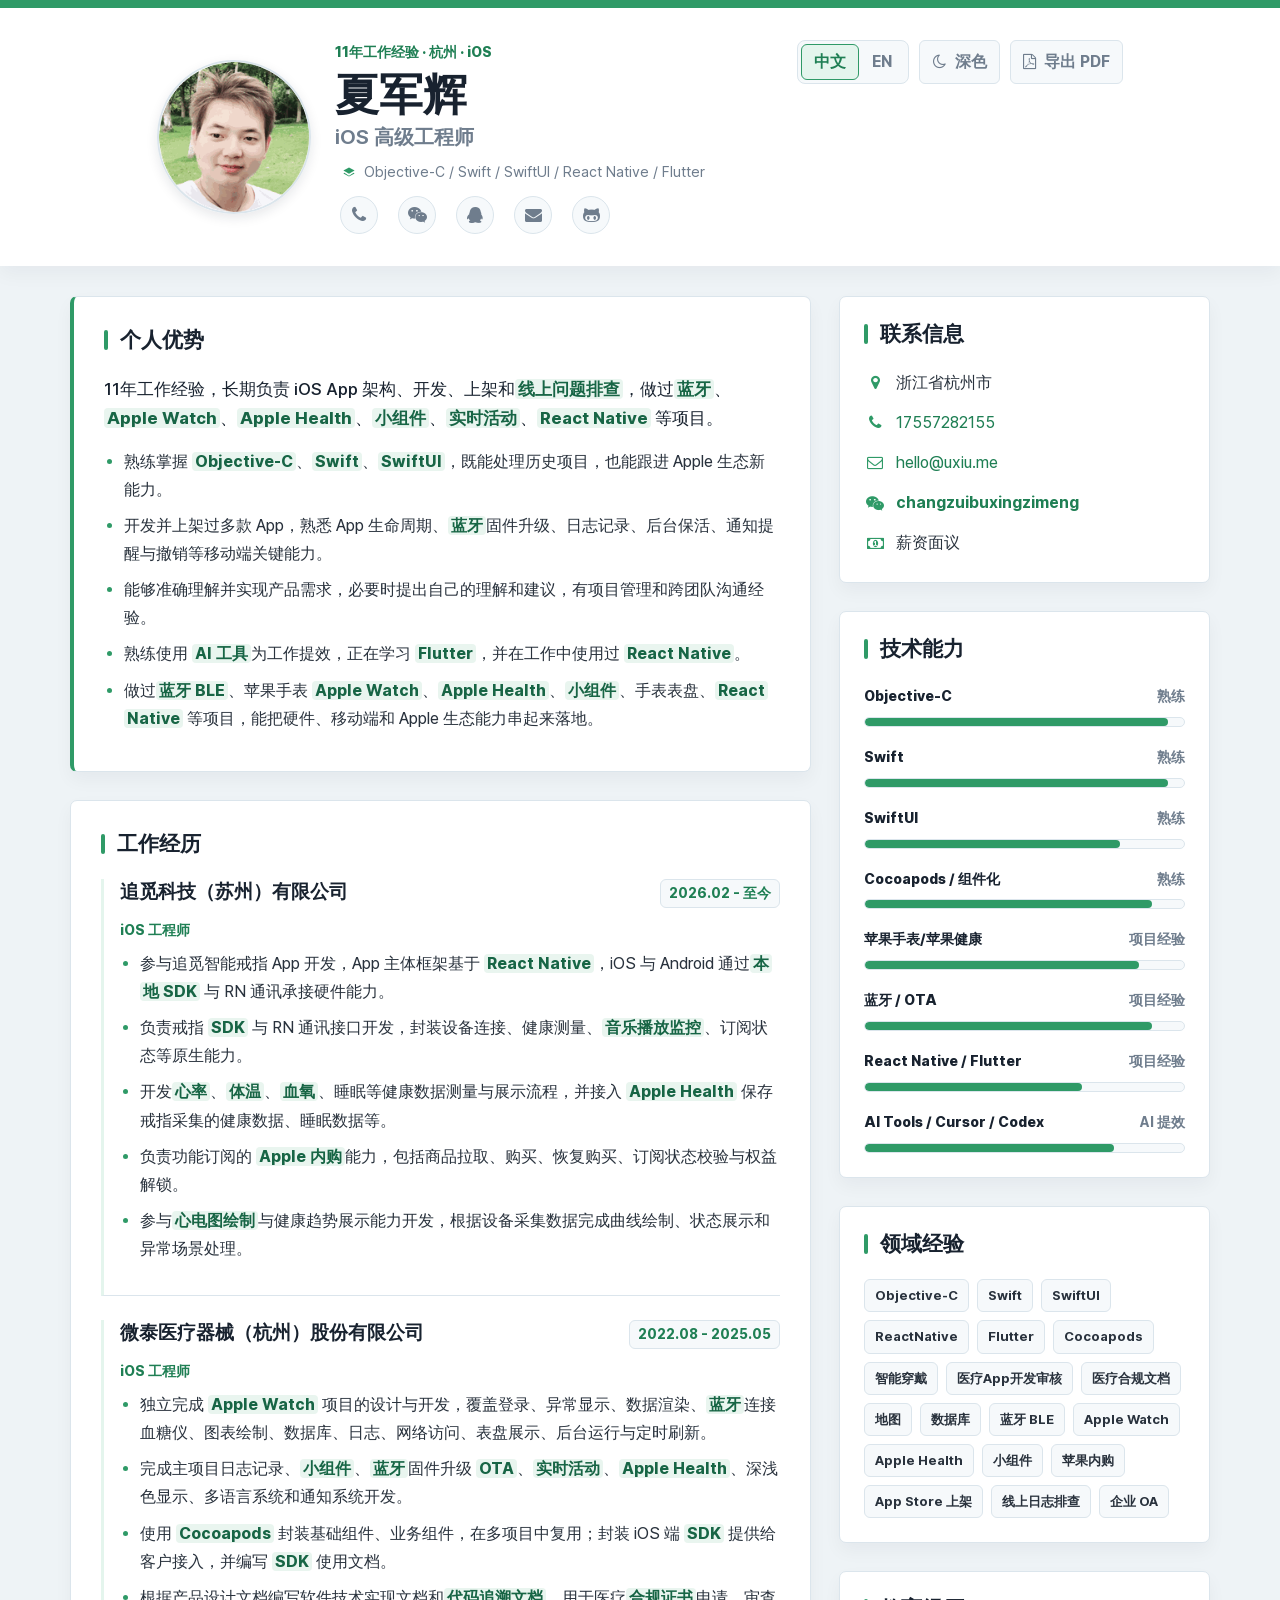
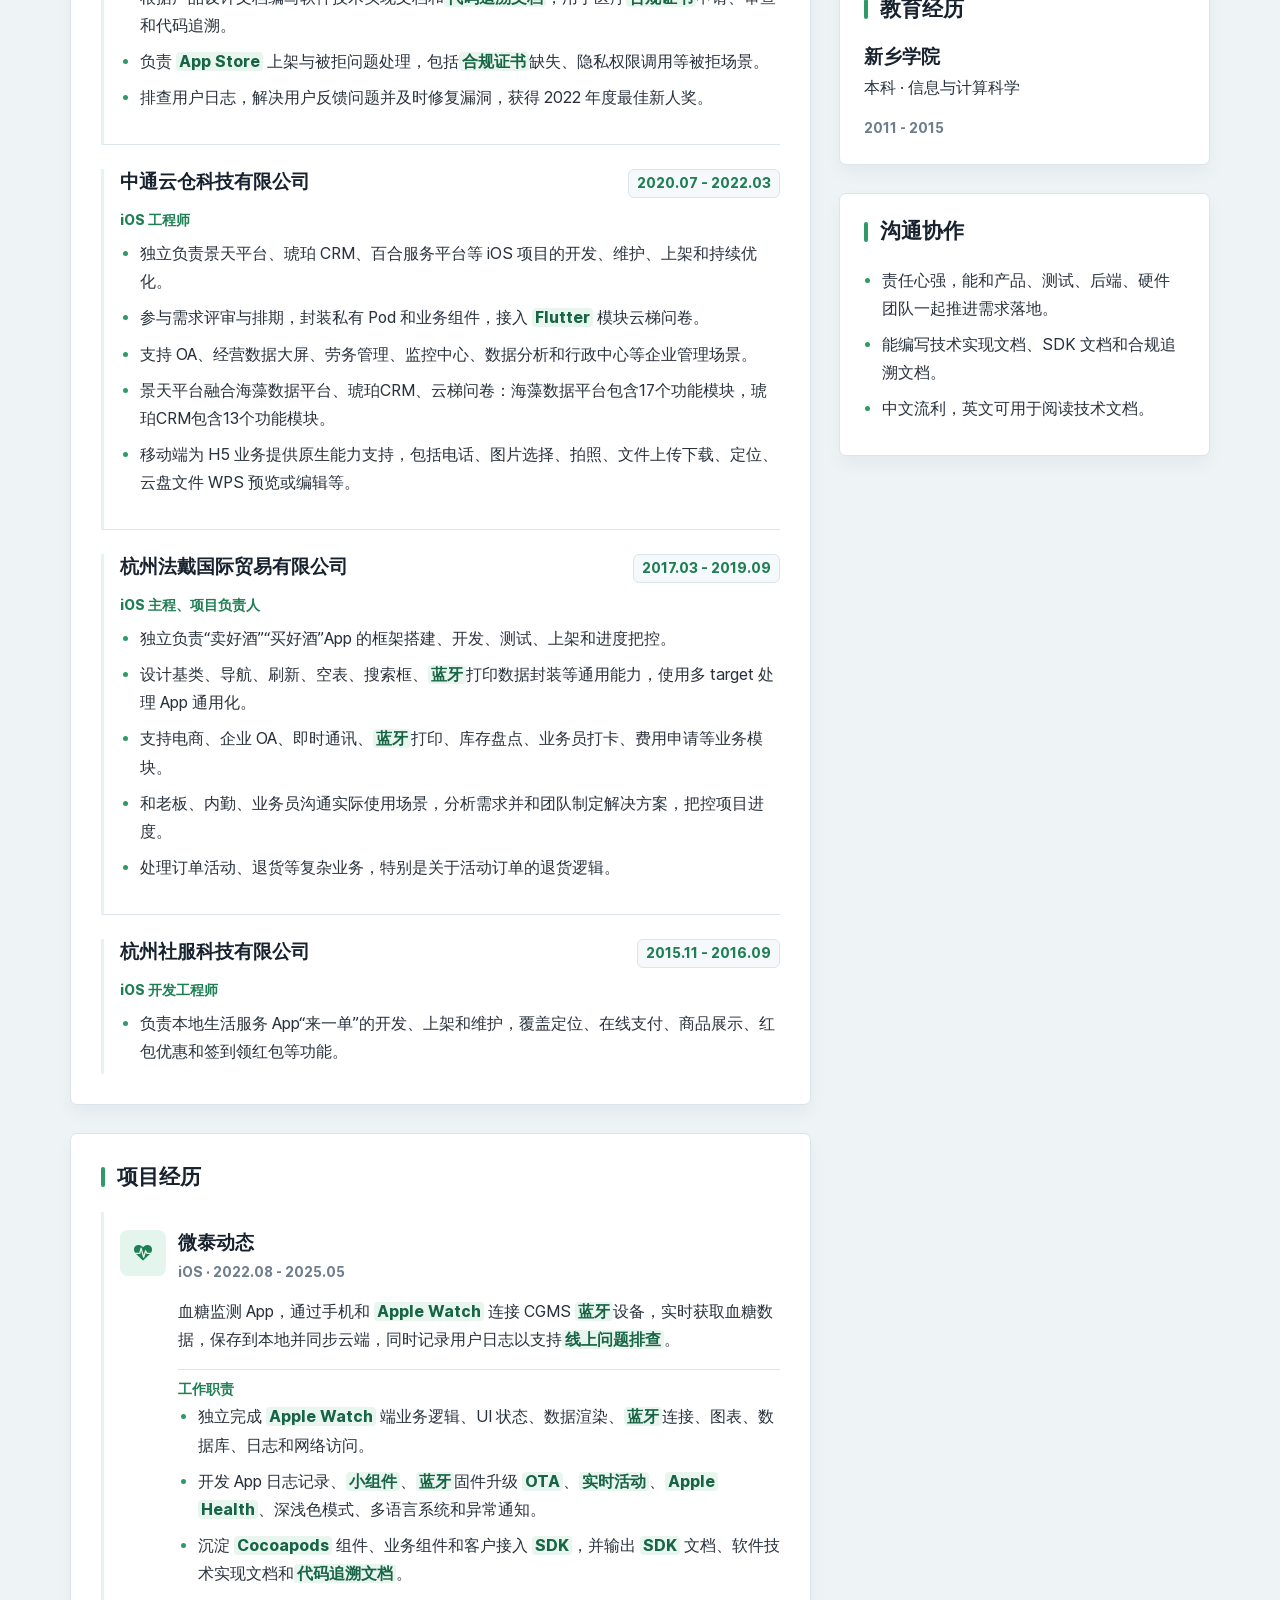
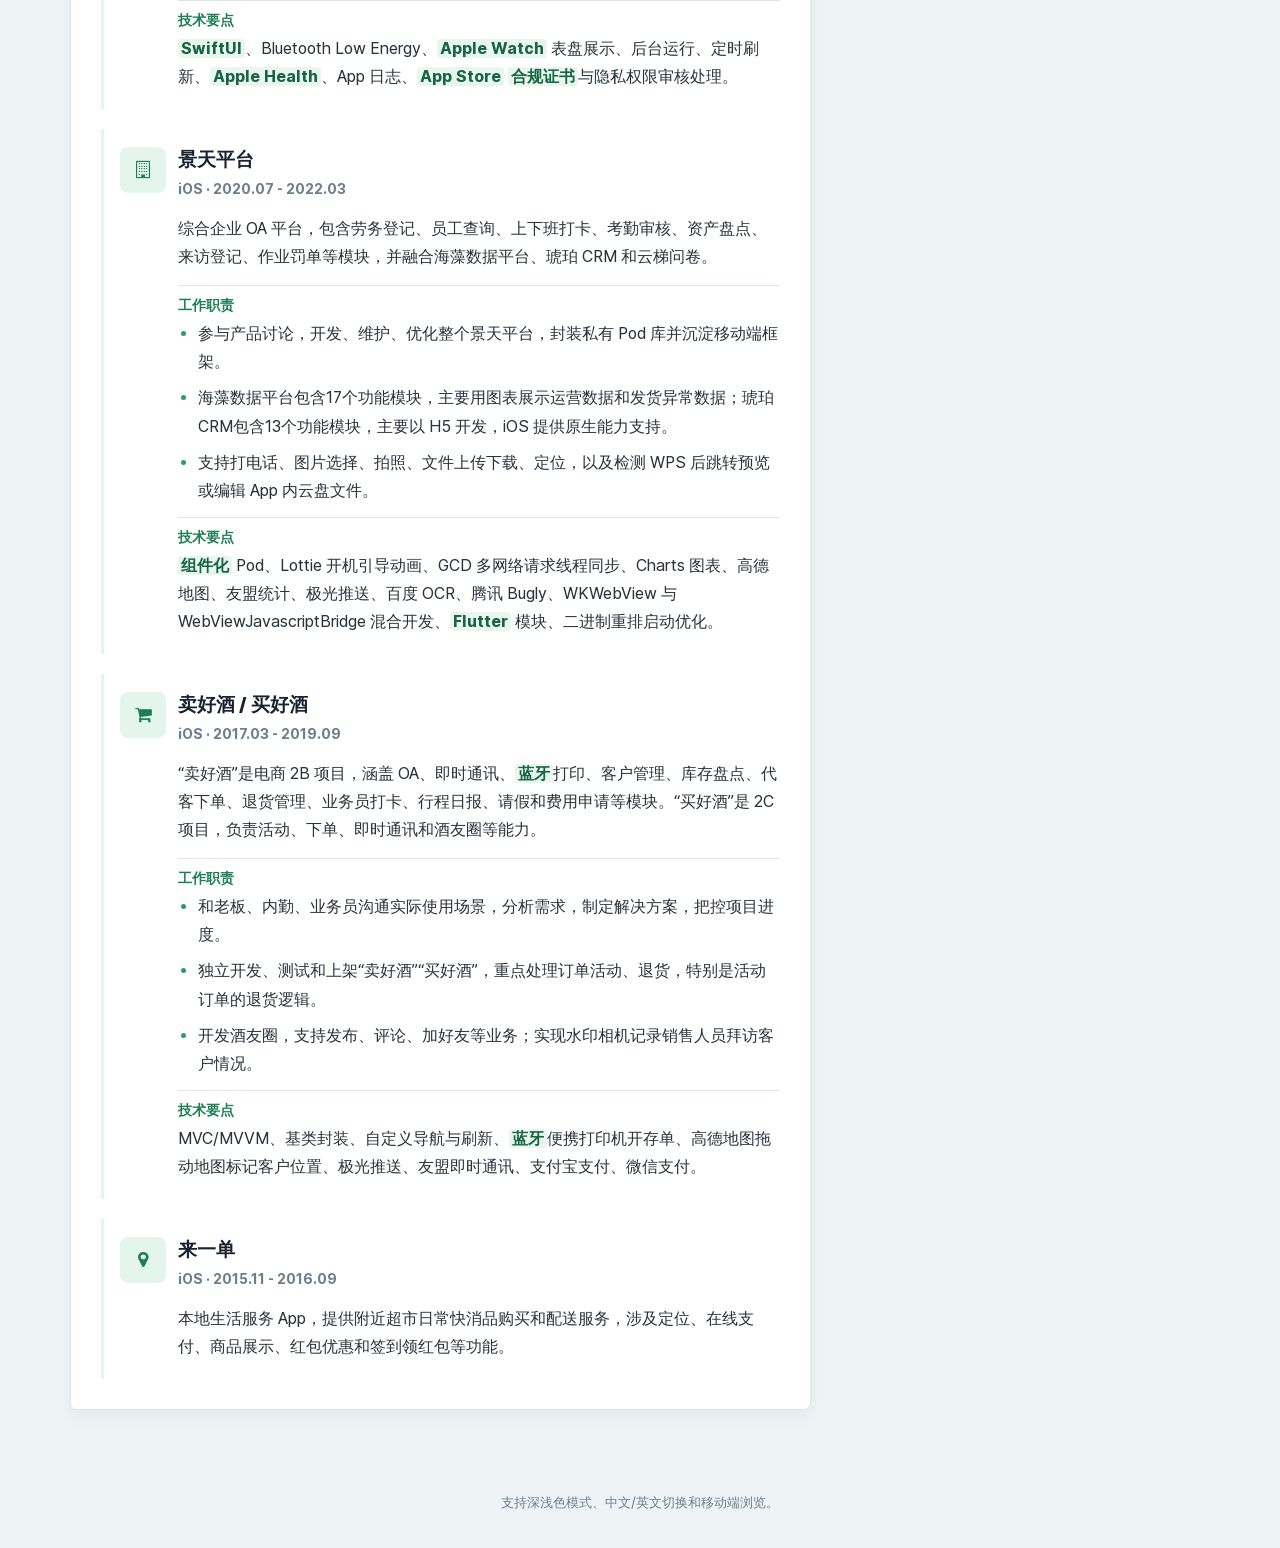
<file: index.html>
<!DOCTYPE html>
<html lang="zh-CN" data-theme="light">
<head>
    <meta charset="utf-8">
    <meta http-equiv="X-UA-Compatible" content="IE=edge">
    <meta name="viewport" content="width=device-width, initial-scale=1.0">
    <meta name="color-scheme" content="light dark">
    <meta name="theme-color" content="#eef3f6" data-theme-color>
    <meta name="description" content="夏军辉的 iOS 工程师简历">
    <meta name="author" content="夏军辉">
    <title>夏军辉 | iOS 工程师简历</title>
    <link rel="shortcut icon" href="uxiume.ico">
    <link rel="stylesheet" href="assets/plugins/bootstrap/css/bootstrap.min.css">
    <link rel="stylesheet" href="assets/plugins/font-awesome/css/font-awesome.css">
    <link id="theme-style" rel="stylesheet" href="assets/css/styles.css?v=20260619-contact-skills-cleanup">
</head>

<body>
    <header class="header">
        <div class="container header-inner">
            <div class="profile">
                <img class="profile-image" src="assets/images/profile.png" alt="夏军辉头像">
                <div class="profile-content">
                    <p class="eyebrow" data-i18n="hero.eyebrow">11年工作经验 · 杭州 · iOS</p>
                    <h1 class="name" data-i18n="hero.name">夏军辉</h1>
                    <h2 class="desc" data-i18n="hero.title">iOS 高级工程师</h2>
                    <ul class="quick-facts list-inline">
                        <li><span class="stack-icon" aria-hidden="true"><svg xmlns="http://www.w3.org/2000/svg" viewBox="0 0 20 20" width="14" height="14" fill="currentColor"><path d="M10 3.5L2 8l8 4.5L18 8 10 3.5z"/><path d="M2 12l8 4.5L18 12l-1.4-.8L10 15.3 3.4 11.2 2 12z"/></svg></span><span data-i18n="hero.stack">Objective-C / Swift / SwiftUI / React Native / Flutter</span></li>
                    </ul>
                    <ul class="social list-inline">
                        <li>
                            <a href="tel:17557282155" aria-label="Phone">
                                <i class="fa fa-phone"></i>
                            </a>
                        </li>
                        <li class="social-qr-item" data-qr-type="wechat" data-account="changzuibuxingzimeng">
                            <button class="social-qr-btn" type="button" aria-label="微信">
                                <i class="fa fa-weixin" aria-hidden="true"></i>
                            </button>
                            <div class="qr-popup">
                                <button class="qr-close-btn" type="button" data-qr-close aria-label="关闭微信二维码弹窗">
                                    <i class="fa fa-times" aria-hidden="true"></i>
                                </button>
                                <div class="qr-popup-title">
                                    <i class="fa fa-weixin" aria-hidden="true"></i>
                                    <span data-i18n="qr.wechat.title">微信</span>
                                </div>
                                <img class="qr-image" src="assets/images/qrcode-wechat.png?v=20260613-white" alt="微信二维码" width="204" height="204" loading="lazy" decoding="async" data-qr-image>
                                <p class="qr-desc" data-i18n="qr.desc">扫码添加好友</p>
                                <button class="qr-save-btn" type="button" data-qr-save aria-label="保存微信二维码">
                                    <i class="fa fa-download" aria-hidden="true"></i>
                                    <span data-i18n="qr.save">保存二维码</span>
                                </button>
                            </div>
                        </li>
                        <li class="social-qr-item" data-qr-type="qq" data-account="你的QQ号">
                            <button class="social-qr-btn" type="button" aria-label="QQ">
                                <i class="fa fa-qq" aria-hidden="true"></i>
                            </button>
                            <div class="qr-popup">
                                <button class="qr-close-btn" type="button" data-qr-close aria-label="关闭QQ二维码弹窗">
                                    <i class="fa fa-times" aria-hidden="true"></i>
                                </button>
                                <div class="qr-popup-title">
                                    <i class="fa fa-qq" aria-hidden="true"></i>
                                    <span data-i18n="qr.qq.title">QQ</span>
                                </div>
                                <img class="qr-image" src="assets/images/qrcode-qq.png?v=20260613-qq-1931" alt="QQ二维码" width="204" height="204" loading="lazy" decoding="async" data-qr-image>
                                <p class="qr-desc" data-i18n="qr.desc">扫码添加好友</p>
                                <button class="qr-save-btn" type="button" data-qr-save aria-label="保存QQ二维码">
                                    <i class="fa fa-download" aria-hidden="true"></i>
                                    <span data-i18n="qr.save">保存二维码</span>
                                </button>
                            </div>
                        </li>
                        <li>
                            <a href="mailto:hello@uxiu.me" aria-label="Email">
                                <i class="fa fa-envelope"></i>
                            </a>
                        </li>
                        <li>
                            <a href="https://github.com/uxiume" target="_blank" rel="noreferrer" aria-label="GitHub">
                                <i class="fa fa-github-alt"></i>
                            </a>
                        </li>
                    </ul>
                </div>
            </div>

            <div class="site-controls" aria-label="站点设置">
                <div class="segmented-control" aria-label="Language">
                    <button class="control-button is-active" type="button" data-lang="zh">中文</button>
                    <button class="control-button" type="button" data-lang="en">EN</button>
                </div>
                <button class="control-button theme-button" type="button" data-theme-toggle aria-pressed="false">
                    <i class="fa fa-moon-o theme-icon-moon" aria-hidden="true"></i>
                    <svg class="theme-icon-sun" aria-hidden="true" viewBox="0 0 24 24" focusable="false">
                        <circle cx="12" cy="12" r="4"></circle>
                        <path d="M12 2v2.5M12 19.5V22M4.93 4.93l1.77 1.77M17.3 17.3l1.77 1.77M2 12h2.5M19.5 12H22M4.93 19.07l1.77-1.77M17.3 6.7l1.77-1.77"></path>
                    </svg>
                    <span data-theme-label data-i18n="controls.dark">深色</span>
                </button>
                <button class="control-button action-button" type="button" data-resume-action>
                    <i class="fa fa-share-alt"></i>
                    <span data-action-label data-i18n="controls.shareResume">分享</span>
                </button>
            </div>
        </div>
    </header>

    <main class="container sections-wrapper">
        <div class="resume-grid">
            <div class="primary">
                <section class="section about">
                    <div class="section-inner">
                        <h2 class="heading" data-i18n="about.heading">个人优势</h2>
                        <div class="content" data-highlight-scope>
                            <p data-i18n="about.lead">11年工作经验，长期负责 iOS App 架构、开发、上架和线上问题排查，做过蓝牙、Apple Watch、Apple Health、小组件、实时活动、React Native 等项目。</p>
                            <ul class="feature-list">
                                <li data-i18n="about.item1">熟练掌握 Objective-C、Swift、SwiftUI，既能处理历史项目，也能跟进 Apple 生态新能力。</li>
                                <li data-i18n="about.item2">开发并上架过多款 App，熟悉 App 生命周期、蓝牙固件升级、日志记录、后台保活、通知提醒与撤销等移动端关键能力。</li>
                                <li data-i18n="about.item3">能够准确理解并实现产品需求，必要时提出自己的理解和建议，有项目管理和跨团队沟通经验。</li>
                                <li data-i18n="about.item4">熟练使用 AI 工具为工作提效，正在学习 Flutter，并在工作中使用过 React Native。</li>
                                <li data-i18n="about.item5">做过蓝牙 BLE、苹果手表 Apple Watch、Apple Health、小组件、手表表盘、React Native 等项目，能把硬件、移动端和 Apple 生态能力串起来落地。</li>
                            </ul>
                        </div>
                    </div>
                </section>

                <section class="section experience">
                    <div class="section-inner">
                        <h2 class="heading" data-i18n="experience.heading">工作经历</h2>
                        <div class="timeline" data-highlight-scope>
                            <article class="timeline-item">
                                <div class="timeline-head">
                                    <h3 data-i18n="work.dreame.company">追觅科技（苏州）有限公司</h3>
                                    <div class="timeline-meta">
                                        <span data-i18n="work.dreame.time">2026.02 - 至今</span>
                                    </div>
                                </div>
                                <div class="timeline-body">
                                    <p class="role" data-i18n="work.dreame.role">iOS 工程师</p>
                                    <ul>
                                        <li data-i18n="work.dreame.item1">参与追觅智能戒指 App 开发，App 主体框架基于 React Native，iOS 与 Android 通过本地 SDK 与 RN 通讯承接硬件能力。</li>
                                        <li data-i18n="work.dreame.item2">负责戒指 SDK 与 RN 通讯接口开发，封装设备连接、健康测量、音乐播放监控、订阅状态等原生能力。</li>
                                        <li data-i18n="work.dreame.item3">开发心率、体温、血氧、睡眠等健康数据测量与展示流程，并接入 Apple Health 保存戒指采集的健康数据、睡眠数据等。</li>
                                        <li data-i18n="work.dreame.item4">负责功能订阅的 Apple 内购能力，包括商品拉取、购买、恢复购买、订阅状态校验与权益解锁。</li>
                                        <li data-i18n="work.dreame.item5">参与心电图绘制与健康趋势展示能力开发，根据设备采集数据完成曲线绘制、状态展示和异常场景处理。</li>
                                    </ul>
                                </div>
                            </article>

                            <article class="timeline-item">
                                <div class="timeline-head">
                                    <h3 data-i18n="work.microtech.company">微泰医疗器械（杭州）股份有限公司</h3>
                                    <div class="timeline-meta">
                                        <span data-i18n="work.microtech.time">2022.08 - 2025.05</span>
                                    </div>
                                </div>
                                <div class="timeline-body">
                                    <p class="role" data-i18n="work.microtech.role">iOS 工程师</p>
                                    <ul>
                                        <li data-i18n="work.microtech.item1">独立完成 Apple Watch 项目的设计与开发，覆盖登录、异常显示、数据渲染、蓝牙连接血糖仪、图表绘制、数据库、日志、网络访问、表盘展示、后台运行与定时刷新。</li>
                                        <li data-i18n="work.microtech.item2">完成主项目日志记录、小组件、蓝牙固件升级 OTA、实时活动、Apple Health、深浅色显示、多语言系统和通知系统开发。</li>
                                        <li data-i18n="work.microtech.item3">使用 Cocoapods 封装基础组件、业务组件，在多项目中复用；封装 iOS 端 SDK 提供给客户接入，并编写 SDK 使用文档。</li>
                                        <li data-i18n="work.microtech.item4">根据产品设计文档编写软件技术实现文档和代码追溯文档，用于医疗合规证书申请、审查和代码追溯。</li>
                                        <li data-i18n="work.microtech.item5">负责 App Store 上架与被拒问题处理，包括合规证书缺失、隐私权限调用等被拒场景。</li>
                                        <li data-i18n="work.microtech.item6">排查用户日志，解决用户反馈问题并及时修复漏洞，获得 2022 年度最佳新人奖。</li>
                                    </ul>
                                </div>
                            </article>

                            <article class="timeline-item">
                                <div class="timeline-head">
                                    <h3 data-i18n="work.zto.company">中通云仓科技有限公司</h3>
                                    <div class="timeline-meta">
                                        <span data-i18n="work.zto.time">2020.07 - 2022.03</span>
                                    </div>
                                </div>
                                <div class="timeline-body">
                                    <p class="role" data-i18n="work.zto.role">iOS 工程师</p>
                                    <ul>
                                        <li data-i18n="work.zto.item1">独立负责景天平台、琥珀 CRM、百合服务平台等 iOS 项目的开发、维护、上架和持续优化。</li>
                                        <li data-i18n="work.zto.item2">参与需求评审与排期，封装私有 Pod 和业务组件，接入 Flutter 模块云梯问卷。</li>
                                        <li data-i18n="work.zto.item3">支持 OA、经营数据大屏、劳务管理、监控中心、数据分析和行政中心等企业管理场景。</li>
                                        <li data-i18n="work.zto.item4">景天平台融合海藻数据平台、琥珀CRM、云梯问卷：海藻数据平台包含17个功能模块，琥珀CRM包含13个功能模块。</li>
                                        <li data-i18n="work.zto.item5">移动端为 H5 业务提供原生能力支持，包括电话、图片选择、拍照、文件上传下载、定位、云盘文件 WPS 预览或编辑等。</li>
                                    </ul>
                                </div>
                            </article>

                            <article class="timeline-item">
                                <div class="timeline-head">
                                    <h3 data-i18n="work.fadai.company">杭州法戴国际贸易有限公司</h3>
                                    <div class="timeline-meta">
                                        <span data-i18n="work.fadai.time">2017.03 - 2019.09</span>
                                    </div>
                                </div>
                                <div class="timeline-body">
                                    <p class="role" data-i18n="work.fadai.role">iOS 主程、项目负责人</p>
                                    <ul>
                                        <li data-i18n="work.fadai.item1">独立负责“卖好酒”“买好酒”App 的框架搭建、开发、测试、上架和进度把控。</li>
                                        <li data-i18n="work.fadai.item2">设计基类、导航、刷新、空表、搜索框、蓝牙打印数据封装等通用能力，使用多 target 处理 App 通用化。</li>
                                        <li data-i18n="work.fadai.item3">支持电商、企业 OA、即时通讯、蓝牙打印、库存盘点、业务员打卡、费用申请等业务模块。</li>
                                        <li data-i18n="work.fadai.item4">和老板、内勤、业务员沟通实际使用场景，分析需求并和团队制定解决方案，把控项目进度。</li>
                                        <li data-i18n="work.fadai.item5">处理订单活动、退货等复杂业务，特别是关于活动订单的退货逻辑。</li>
                                    </ul>
                                </div>
                            </article>

                            <article class="timeline-item">
                                <div class="timeline-head">
                                    <h3 data-i18n="work.shefu.company">杭州社服科技有限公司</h3>
                                    <div class="timeline-meta">
                                        <span data-i18n="work.shefu.time">2015.11 - 2016.09</span>
                                    </div>
                                </div>
                                <div class="timeline-body">
                                    <p class="role" data-i18n="work.shefu.role">iOS 开发工程师</p>
                                    <ul>
                                        <li data-i18n="work.shefu.item1">负责本地生活服务 App“来一单”的开发、上架和维护，覆盖定位、在线支付、商品展示、红包优惠和签到领红包等功能。</li>
                                    </ul>
                                </div>
                            </article>
                        </div>
                    </div>
                </section>

                <section class="section projects">
                    <div class="section-inner">
                        <h2 class="heading" data-i18n="projects.heading">项目经历</h2>
                        <div class="project-list" data-highlight-scope>
                            <article class="project-card">
                                <div class="project-icon"><i class="fa fa-heartbeat"></i></div>
                                <div>
                                    <h3 data-i18n="project.microtech.title">微泰动态</h3>
                                    <p class="project-meta" data-i18n="project.microtech.meta">iOS · 2022.08 - 2025.05</p>
                                    <p data-i18n="project.microtech.desc">血糖监测 App，通过手机和 Apple Watch 连接 CGMS 蓝牙设备，实时获取血糖数据，保存到本地并同步云端，同时记录用户日志以支持线上问题排查。</p>
                                    <div class="detail-block">
                                        <h4 data-i18n="project.microtech.responsibilityHeading">工作职责</h4>
                                        <ul>
                                            <li data-i18n="project.microtech.resp1">独立完成 Apple Watch 端业务逻辑、UI 状态、数据渲染、蓝牙连接、图表、数据库、日志和网络访问。</li>
                                            <li data-i18n="project.microtech.resp2">开发 App 日志记录、小组件、蓝牙固件升级 OTA、实时活动、Apple Health、深浅色模式、多语言系统和异常通知。</li>
                                            <li data-i18n="project.microtech.resp3">沉淀 Cocoapods 组件、业务组件和客户接入 SDK，并输出 SDK 文档、软件技术实现文档和代码追溯文档。</li>
                                        </ul>
                                    </div>
                                    <div class="detail-block">
                                        <h4 data-i18n="project.microtech.techHeading">技术要点</h4>
                                        <p data-i18n="project.microtech.tech">SwiftUI、Bluetooth Low Energy、Apple Watch 表盘展示、后台运行、定时刷新、Apple Health、App 日志、App Store 合规证书与隐私权限审核处理。</p>
                                    </div>
                                </div>
                            </article>

                            <article class="project-card">
                                <div class="project-icon"><i class="fa fa-building-o"></i></div>
                                <div>
                                    <h3 data-i18n="project.jingtian.title">景天平台</h3>
                                    <p class="project-meta" data-i18n="project.jingtian.meta">iOS · 2020.07 - 2022.03</p>
                                    <p data-i18n="project.jingtian.desc">综合企业 OA 平台，包含劳务登记、员工查询、上下班打卡、考勤审核、资产盘点、来访登记、作业罚单等模块，并融合海藻数据平台、琥珀 CRM 和云梯问卷。</p>
                                    <div class="detail-block">
                                        <h4 data-i18n="project.jingtian.responsibilityHeading">工作职责</h4>
                                        <ul>
                                            <li data-i18n="project.jingtian.resp1">参与产品讨论，开发、维护、优化整个景天平台，封装私有 Pod 库并沉淀移动端框架。</li>
                                            <li data-i18n="project.jingtian.resp2">海藻数据平台包含17个功能模块，主要用图表展示运营数据和发货异常数据；琥珀CRM包含13个功能模块，主要以 H5 开发，iOS 提供原生能力支持。</li>
                                            <li data-i18n="project.jingtian.resp3">支持打电话、图片选择、拍照、文件上传下载、定位，以及检测 WPS 后跳转预览或编辑 App 内云盘文件。</li>
                                        </ul>
                                    </div>
                                    <div class="detail-block">
                                        <h4 data-i18n="project.jingtian.techHeading">技术要点</h4>
                                        <p data-i18n="project.jingtian.tech">组件化 Pod、Lottie 开机引导动画、GCD 多网络请求线程同步、Charts 图表、高德地图、友盟统计、极光推送、百度 OCR、腾讯 Bugly、WKWebView 与 WebViewJavascriptBridge 混合开发、Flutter 模块、二进制重排启动优化。</p>
                                    </div>
                                </div>
                            </article>

                            <article class="project-card">
                                <div class="project-icon"><i class="fa fa-shopping-cart"></i></div>
                                <div>
                                    <h3 data-i18n="project.wine.title">卖好酒 / 买好酒</h3>
                                    <p class="project-meta" data-i18n="project.wine.meta">iOS · 2017.03 - 2019.09</p>
                                    <p data-i18n="project.wine.desc">“卖好酒”是电商 2B 项目，涵盖 OA、即时通讯、蓝牙打印、客户管理、库存盘点、代客下单、退货管理、业务员打卡、行程日报、请假和费用申请等模块。“买好酒”是 2C 项目，负责活动、下单、即时通讯和酒友圈等能力。</p>
                                    <div class="detail-block">
                                        <h4 data-i18n="project.wine.responsibilityHeading">工作职责</h4>
                                        <ul>
                                            <li data-i18n="project.wine.resp1">和老板、内勤、业务员沟通实际使用场景，分析需求，制定解决方案，把控项目进度。</li>
                                            <li data-i18n="project.wine.resp2">独立开发、测试和上架“卖好酒”“买好酒”，重点处理订单活动、退货，特别是活动订单的退货逻辑。</li>
                                            <li data-i18n="project.wine.resp3">开发酒友圈，支持发布、评论、加好友等业务；实现水印相机记录销售人员拜访客户情况。</li>
                                        </ul>
                                    </div>
                                    <div class="detail-block">
                                        <h4 data-i18n="project.wine.techHeading">技术要点</h4>
                                        <p data-i18n="project.wine.tech">MVC/MVVM、基类封装、自定义导航与刷新、蓝牙便携打印机开存单、高德地图拖动地图标记客户位置、极光推送、友盟即时通讯、支付宝支付、微信支付。</p>
                                    </div>
                                </div>
                            </article>

                            <article class="project-card project-card-compact">
                                <div class="project-icon"><i class="fa fa-map-marker"></i></div>
                                <div>
                                    <h3 data-i18n="project.laiyidan.title">来一单</h3>
                                    <p class="project-meta" data-i18n="project.laiyidan.meta">iOS · 2015.11 - 2016.09</p>
                                    <p data-i18n="project.laiyidan.desc">本地生活服务 App，提供附近超市日常快消品购买和配送服务，涉及定位、在线支付、商品展示、红包优惠和签到领红包等功能。</p>
                                </div>
                            </article>
                        </div>
                    </div>
                </section>
            </div>

            <aside class="secondary">
                <section class="section info">
                    <div class="section-inner">
                        <h2 class="heading" data-i18n="contact.heading">联系信息</h2>
                        <ul class="contact-list list-unstyled">
                            <li><i class="fa fa-map-marker"></i><span data-i18n="contact.location">浙江省杭州市</span></li>
                            <li><i class="fa fa-phone"></i><a href="tel:17557282155">17557282155</a></li>
                            <li><i class="fa fa-envelope-o"></i><a href="mailto:hello@uxiu.me">hello@uxiu.me</a></li>
                            <li><i class="fa fa-weixin"></i><button class="contact-copy-btn" type="button" data-i18n="contact.wechat" data-copy-value="changzuibuxingzimeng" data-copy-success="contact.wechatCopied">changzuibuxingzimeng</button></li>
                            <li><i class="fa fa-money"></i><span data-i18n="contact.salary">薪资面议</span></li>
                        </ul>
                    </div>
                </section>

                <section class="section skills">
                    <div class="section-inner">
                        <h2 class="heading" data-i18n="skills.heading">技术能力</h2>
                        <div class="skillset">
                            <div class="skill-item">
                                <div class="skill-label">
                                    <span>Objective-C</span>
                                    <span data-i18n="skills.expert">熟练</span>
                                </div>
                                <div class="level-bar"><div class="level-bar-inner" style="width: 95%"></div></div>
                            </div>
                            <div class="skill-item">
                                <div class="skill-label">
                                    <span>Swift</span>
                                    <span data-i18n="skills.expert">熟练</span>
                                </div>
                                <div class="level-bar"><div class="level-bar-inner" style="width: 95%"></div></div>
                            </div>
                            <div class="skill-item">
                                <div class="skill-label">
                                    <span>SwiftUI</span>
                                    <span data-i18n="skills.expert">熟练</span>
                                </div>
                                <div class="level-bar"><div class="level-bar-inner" style="width: 80%"></div></div>
                            </div>
                            <div class="skill-item">
                                <div class="skill-label">
                                    <span data-i18n="skills.privatePodsName">Cocoapods / 组件化</span>
                                    <span data-i18n="skills.privatePods">熟练</span>
                                </div>
                                <div class="level-bar"><div class="level-bar-inner" style="width: 90%"></div></div>
                            </div>
                            <div class="skill-item">
                                <div class="skill-label">
                                    <span data-i18n="skills.watchHealthName">苹果手表/苹果健康</span>
                                    <span data-i18n="skills.project">项目经验</span>
                                </div>
                                <div class="level-bar"><div class="level-bar-inner" style="width: 86%"></div></div>
                            </div>
                            <div class="skill-item">
                                <div class="skill-label">
                                    <span data-i18n="skills.bleOtaName">蓝牙 / OTA</span>
                                    <span data-i18n="skills.bleOta">项目经验</span>
                                </div>
                                <div class="level-bar"><div class="level-bar-inner" style="width: 90%"></div></div>
                            </div>
                            <div class="skill-item">
                                <div class="skill-label">
                                    <span>React Native / Flutter</span>
                                    <span data-i18n="skills.project">项目经验</span>
                                </div>
                                <div class="level-bar"><div class="level-bar-inner" style="width: 68%"></div></div>
                            </div>
                            <div class="skill-item">
                                <div class="skill-label">
                                    <span>AI Tools / Cursor / Codex</span>
                                    <span data-i18n="skills.ai">AI 提效</span>
                                </div>
                                <div class="level-bar"><div class="level-bar-inner" style="width: 78%"></div></div>
                            </div>
                        </div>
                    </div>
                </section>

                <section class="section toolbox">
                    <div class="section-inner">
                        <h2 class="heading" data-i18n="toolbox.heading">领域经验</h2>
                        <div class="tag-list">
                            <span>Objective-C</span>
                            <span>Swift</span>
                            <span>SwiftUI</span>
                            <span data-i18n="toolbox.reactNative">ReactNative</span>
                            <span>Flutter</span>
                            <span>Cocoapods</span>
                            <span data-i18n="toolbox.wearable">智能穿戴</span>
                            <span data-i18n="toolbox.medicalApp">医疗App开发审核</span>
                            <span data-i18n="toolbox.medicalDocs">医疗合规文档</span>
                            <span data-i18n="toolbox.map">地图</span>
                            <span data-i18n="toolbox.database">数据库</span>
                            <span data-i18n="toolbox.ble">蓝牙 BLE</span>
                            <span data-i18n="toolbox.watch">Apple Watch</span>
                            <span data-i18n="toolbox.health">Apple Health</span>
                            <span data-i18n="toolbox.widget">小组件</span>
                            <span data-i18n="toolbox.iap">苹果内购</span>
                            <span data-i18n="toolbox.store">App Store 上架</span>
                            <span data-i18n="toolbox.logs">线上日志排查</span>
                            <span data-i18n="toolbox.oa">企业 OA</span>
                        </div>
                    </div>
                </section>

                <section class="section education">
                    <div class="section-inner">
                        <h2 class="heading" data-i18n="education.heading">教育经历</h2>
                        <div class="education-item">
                            <h3 data-i18n="education.school">新乡学院</h3>
                            <p data-i18n="education.degree">本科 · 信息与计算科学</p>
                            <p class="muted" data-i18n="education.time">2011 - 2015</p>
                        </div>
                    </div>
                </section>

                <section class="section languages">
                    <div class="section-inner">
                        <h2 class="heading" data-i18n="languages.heading">沟通协作</h2>
                        <ul class="plain-list">
                            <li data-i18n="languages.item1">责任心强，能和产品、测试、后端、硬件团队一起推进需求落地。</li>
                            <li data-i18n="languages.item2">能编写技术实现文档、SDK 文档和合规追溯文档。</li>
                            <li data-i18n="languages.item3">中文流利，英文可用于阅读技术文档。</li>
                        </ul>
                    </div>
                </section>
            </aside>
        </div>
    </main>

    <footer class="footer">
        <div class="container">
            <small data-i18n="footer.note">支持深浅色模式、中文/英文切换和移动端浏览。</small>
        </div>
    </footer>

    <script src="assets/plugins/jquery-1.11.2.min.js"></script>
    <script src="assets/plugins/bootstrap/js/bootstrap.min.js"></script>
    <script src="assets/js/main.js?v=20260619-contact-skills-cleanup"></script>
</body>
</html>
</file>
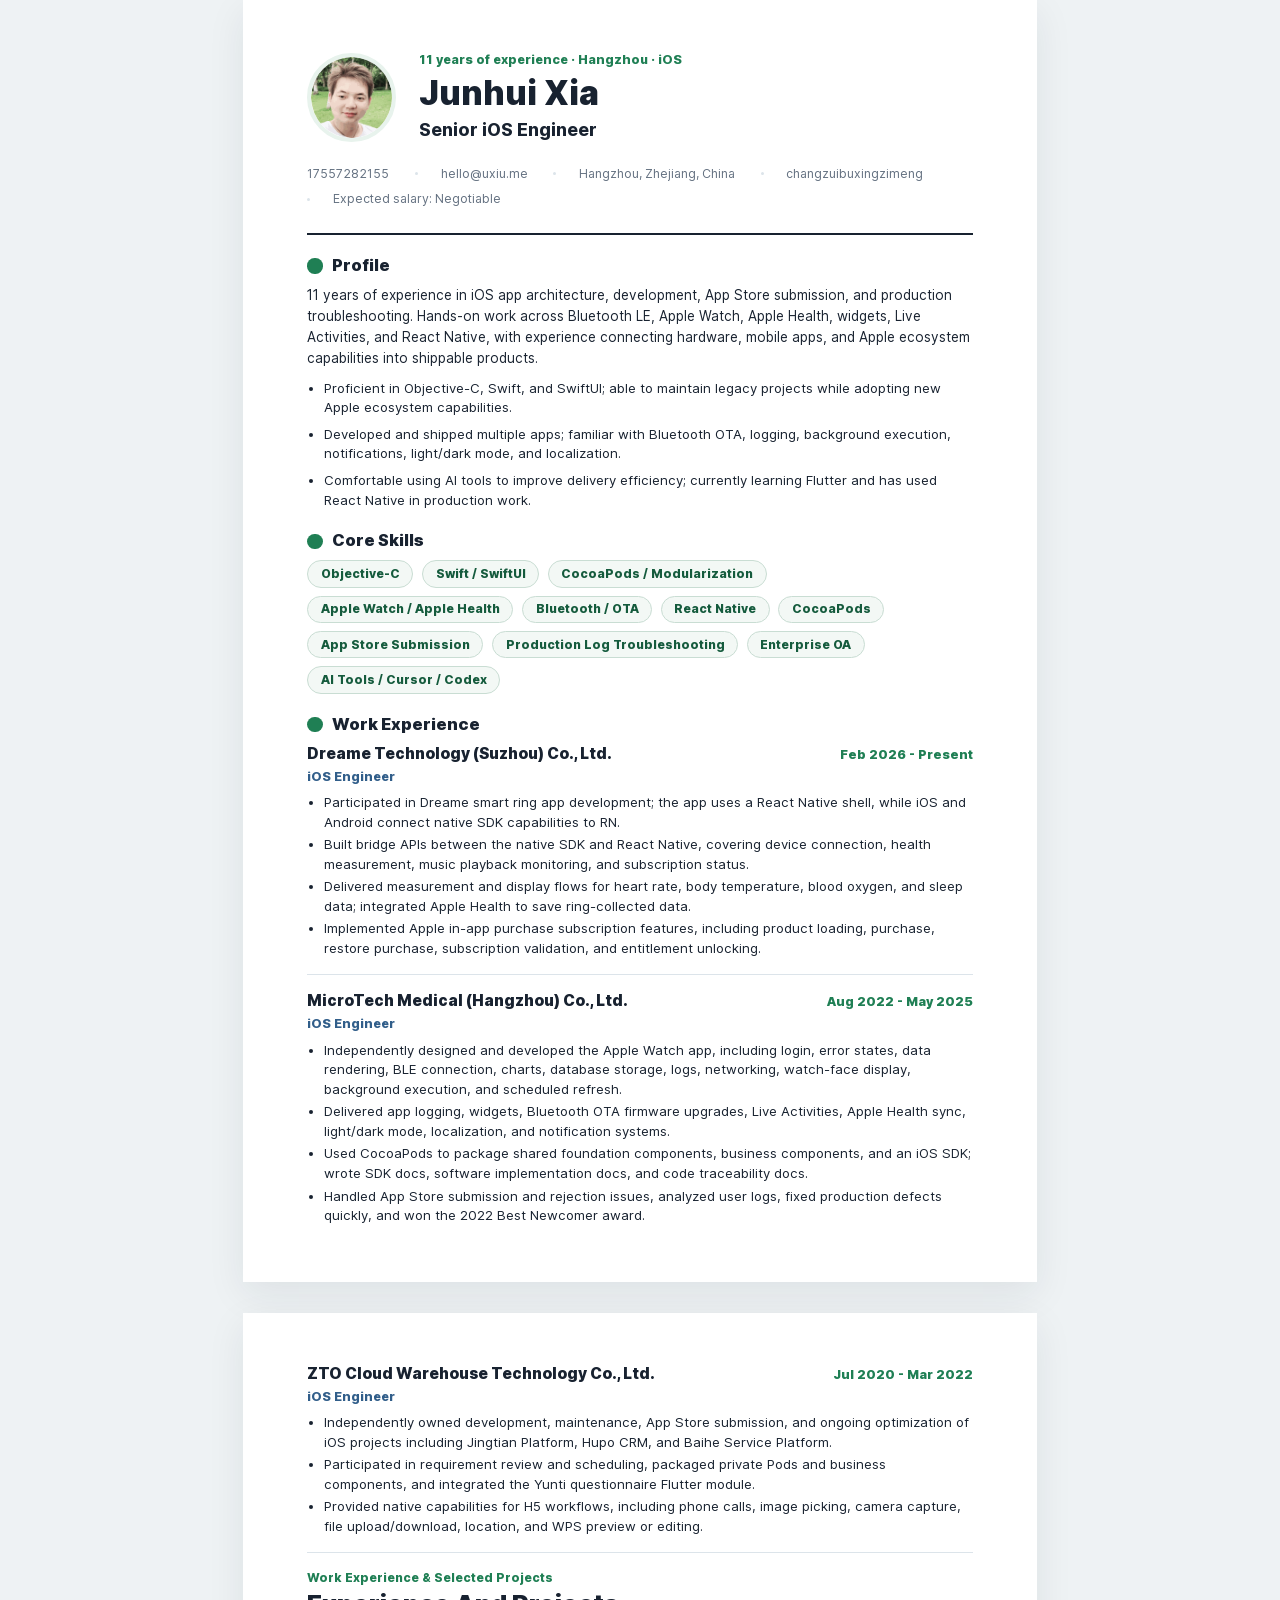
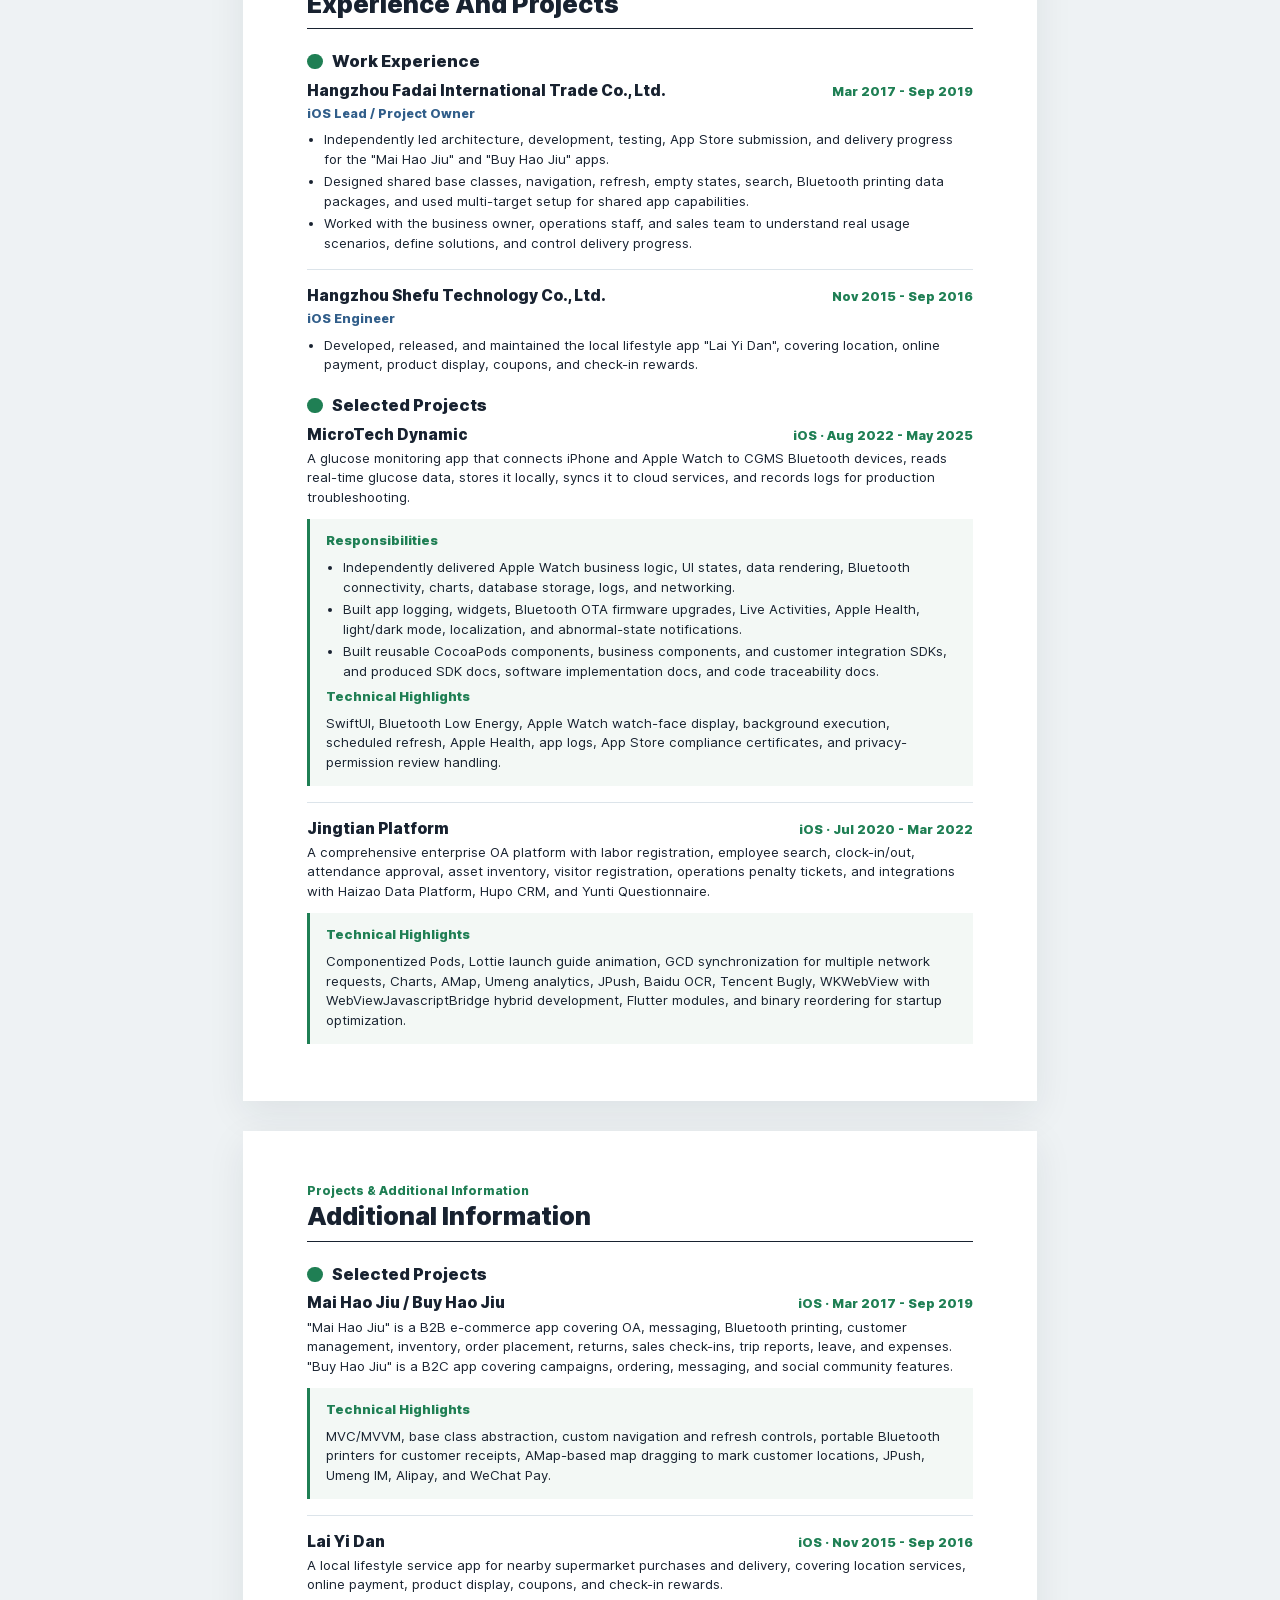
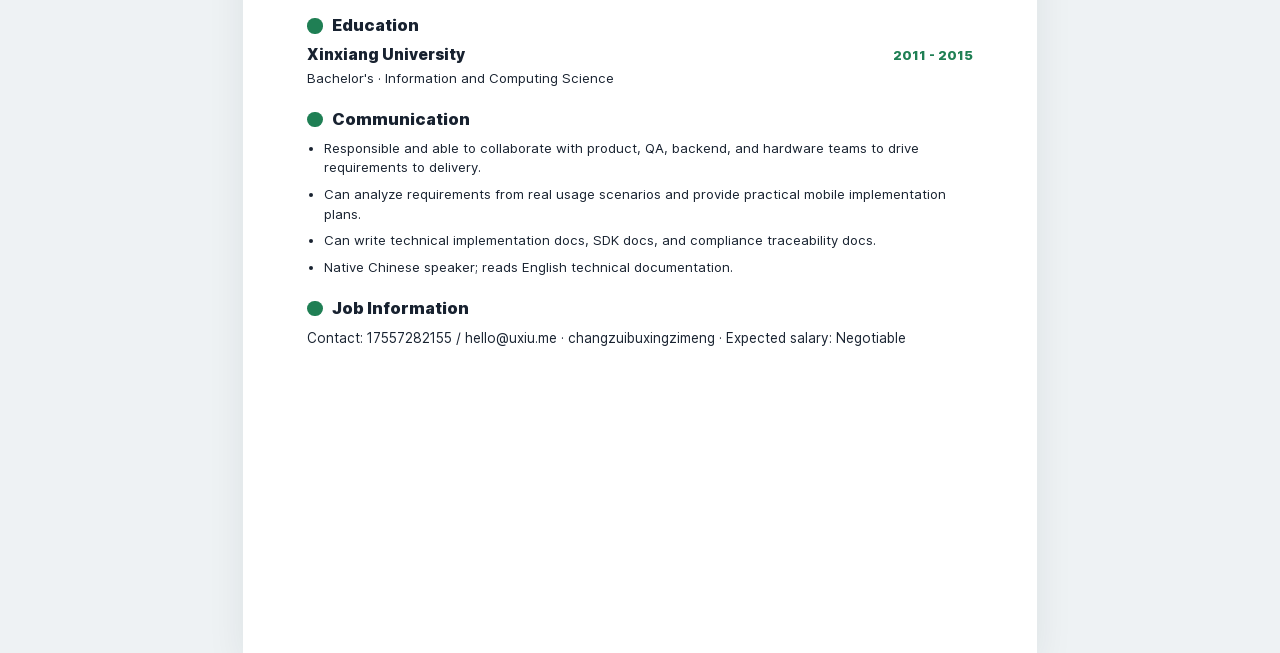
<file: resume-pdf-en.html>
<!DOCTYPE html>
<html lang="en">
<head>
    <meta charset="utf-8">
    <meta name="viewport" content="width=device-width, initial-scale=1.0">
    <title>Junhui Xia | Senior iOS Engineer Resume PDF</title>
    <link rel="stylesheet" href="assets/css/resume-pdf.css">
</head>
<body>
    <main class="pdf-resume-document" aria-label="Junhui Xia Senior iOS Engineer Resume">
        <section class="pdf-page">
            <header class="pdf-header">
                <div class="pdf-profile">
                    <img class="pdf-avatar" src="assets/images/profile.png" alt="Junhui Xia profile photo">
                    <div>
                        <p class="pdf-kicker">11 years of experience · Hangzhou · iOS</p>
                        <h1>Junhui Xia</h1>
                        <p class="pdf-title">Senior iOS Engineer</p>
                    </div>
                </div>
                <div class="pdf-contact-line">
                    <span>17557282155</span>
                    <span>hello@uxiu.me</span>
                    <span>Hangzhou, Zhejiang, China</span>
                    <span>changzuibuxingzimeng</span>
                    <span>Expected salary: Negotiable</span>
                </div>
            </header>

            <section class="pdf-section">
                <h2>Profile</h2>
                <p class="pdf-lead">11 years of experience in iOS app architecture, development, App Store submission, and production troubleshooting. Hands-on work across Bluetooth LE, Apple Watch, Apple Health, widgets, Live Activities, and React Native, with experience connecting hardware, mobile apps, and Apple ecosystem capabilities into shippable products.</p>
                <ul class="pdf-bullets">
                    <li>Proficient in Objective-C, Swift, and SwiftUI; able to maintain legacy projects while adopting new Apple ecosystem capabilities.</li>
                    <li>Developed and shipped multiple apps; familiar with Bluetooth OTA, logging, background execution, notifications, light/dark mode, and localization.</li>
                    <li>Comfortable using AI tools to improve delivery efficiency; currently learning Flutter and has used React Native in production work.</li>
                </ul>
            </section>

            <section class="pdf-section">
                <h2>Core Skills</h2>
                <div class="pdf-skill-band">
                    <span>Objective-C</span>
                    <span>Swift / SwiftUI</span>
                    <span>CocoaPods / Modularization</span>
                    <span>Apple Watch / Apple Health</span>
                    <span>Bluetooth / OTA</span>
                    <span>React Native</span>
                    <span>CocoaPods</span>
                    <span>App Store Submission</span>
                    <span>Production Log Troubleshooting</span>
                    <span>Enterprise OA</span>
                    <span>AI Tools / Cursor / Codex</span>
                </div>
            </section>

            <section class="pdf-section">
                <h2>Work Experience</h2>
                <div class="pdf-entry">
                    <div class="pdf-entry-head">
                        <h3>Dreame Technology (Suzhou) Co., Ltd.</h3>
                        <span>Feb 2026 - Present</span>
                    </div>
                    <p class="pdf-role">iOS Engineer</p>
                    <ul>
                        <li>Participated in Dreame smart ring app development; the app uses a React Native shell, while iOS and Android connect native SDK capabilities to RN.</li>
                        <li>Built bridge APIs between the native SDK and React Native, covering device connection, health measurement, music playback monitoring, and subscription status.</li>
                        <li>Delivered measurement and display flows for heart rate, body temperature, blood oxygen, and sleep data; integrated Apple Health to save ring-collected data.</li>
                        <li>Implemented Apple in-app purchase subscription features, including product loading, purchase, restore purchase, subscription validation, and entitlement unlocking.</li>
                    </ul>
                </div>

                <div class="pdf-entry">
                    <div class="pdf-entry-head">
                        <h3>MicroTech Medical (Hangzhou) Co., Ltd.</h3>
                        <span>Aug 2022 - May 2025</span>
                    </div>
                    <p class="pdf-role">iOS Engineer</p>
                    <ul>
                        <li>Independently designed and developed the Apple Watch app, including login, error states, data rendering, BLE connection, charts, database storage, logs, networking, watch-face display, background execution, and scheduled refresh.</li>
                        <li>Delivered app logging, widgets, Bluetooth OTA firmware upgrades, Live Activities, Apple Health sync, light/dark mode, localization, and notification systems.</li>
                        <li>Used CocoaPods to package shared foundation components, business components, and an iOS SDK; wrote SDK docs, software implementation docs, and code traceability docs.</li>
                        <li>Handled App Store submission and rejection issues, analyzed user logs, fixed production defects quickly, and won the 2022 Best Newcomer award.</li>
                    </ul>
                </div>
            </section>
        </section>

        <section class="pdf-page">
            <div class="pdf-entry">
                <div class="pdf-entry-head">
                    <h3>ZTO Cloud Warehouse Technology Co., Ltd.</h3>
                    <span>Jul 2020 - Mar 2022</span>
                </div>
                <p class="pdf-role">iOS Engineer</p>
                <ul>
                    <li>Independently owned development, maintenance, App Store submission, and ongoing optimization of iOS projects including Jingtian Platform, Hupo CRM, and Baihe Service Platform.</li>
                    <li>Participated in requirement review and scheduling, packaged private Pods and business components, and integrated the Yunti questionnaire Flutter module.</li>
                    <li>Provided native capabilities for H5 workflows, including phone calls, image picking, camera capture, file upload/download, location, and WPS preview or editing.</li>
                </ul>
            </div>

            <header class="pdf-page-title">
                <p>Work Experience & Selected Projects</p>
                <h1>Experience And Projects</h1>
            </header>

            <section class="pdf-section">
                <h2>Work Experience</h2>
                <div class="pdf-entry">
                    <div class="pdf-entry-head">
                        <h3>Hangzhou Fadai International Trade Co., Ltd.</h3>
                        <span>Mar 2017 - Sep 2019</span>
                    </div>
                    <p class="pdf-role">iOS Lead / Project Owner</p>
                    <ul>
                        <li>Independently led architecture, development, testing, App Store submission, and delivery progress for the "Mai Hao Jiu" and "Buy Hao Jiu" apps.</li>
                        <li>Designed shared base classes, navigation, refresh, empty states, search, Bluetooth printing data packages, and used multi-target setup for shared app capabilities.</li>
                        <li>Worked with the business owner, operations staff, and sales team to understand real usage scenarios, define solutions, and control delivery progress.</li>
                    </ul>
                </div>

                <div class="pdf-entry">
                    <div class="pdf-entry-head">
                        <h3>Hangzhou Shefu Technology Co., Ltd.</h3>
                        <span>Nov 2015 - Sep 2016</span>
                    </div>
                    <p class="pdf-role">iOS Engineer</p>
                    <ul>
                        <li>Developed, released, and maintained the local lifestyle app "Lai Yi Dan", covering location, online payment, product display, coupons, and check-in rewards.</li>
                    </ul>
                </div>
            </section>

            <section class="pdf-section">
                <h2>Selected Projects</h2>
                <article class="pdf-project">
                    <div class="pdf-entry-head">
                        <h3>MicroTech Dynamic</h3>
                        <span>iOS · Aug 2022 - May 2025</span>
                    </div>
                    <p>A glucose monitoring app that connects iPhone and Apple Watch to CGMS Bluetooth devices, reads real-time glucose data, stores it locally, syncs it to cloud services, and records logs for production troubleshooting.</p>
                    <div class="pdf-project-detail">
                        <h4>Responsibilities</h4>
                        <ul>
                            <li>Independently delivered Apple Watch business logic, UI states, data rendering, Bluetooth connectivity, charts, database storage, logs, and networking.</li>
                            <li>Built app logging, widgets, Bluetooth OTA firmware upgrades, Live Activities, Apple Health, light/dark mode, localization, and abnormal-state notifications.</li>
                            <li>Built reusable CocoaPods components, business components, and customer integration SDKs, and produced SDK docs, software implementation docs, and code traceability docs.</li>
                        </ul>
                        <h4>Technical Highlights</h4>
                        <p>SwiftUI, Bluetooth Low Energy, Apple Watch watch-face display, background execution, scheduled refresh, Apple Health, app logs, App Store compliance certificates, and privacy-permission review handling.</p>
                    </div>
                </article>

                <article class="pdf-project">
                    <div class="pdf-entry-head">
                        <h3>Jingtian Platform</h3>
                        <span>iOS · Jul 2020 - Mar 2022</span>
                    </div>
                    <p>A comprehensive enterprise OA platform with labor registration, employee search, clock-in/out, attendance approval, asset inventory, visitor registration, operations penalty tickets, and integrations with Haizao Data Platform, Hupo CRM, and Yunti Questionnaire.</p>
                    <div class="pdf-project-detail">
                        <h4>Technical Highlights</h4>
                        <p>Componentized Pods, Lottie launch guide animation, GCD synchronization for multiple network requests, Charts, AMap, Umeng analytics, JPush, Baidu OCR, Tencent Bugly, WKWebView with WebViewJavascriptBridge hybrid development, Flutter modules, and binary reordering for startup optimization.</p>
                    </div>
                </article>
            </section>
        </section>

        <section class="pdf-page">
            <header class="pdf-page-title">
                <p>Projects & Additional Information</p>
                <h1>Additional Information</h1>
            </header>

            <section class="pdf-section">
                <h2>Selected Projects</h2>
                <article class="pdf-project">
                    <div class="pdf-entry-head">
                        <h3>Mai Hao Jiu / Buy Hao Jiu</h3>
                        <span>iOS · Mar 2017 - Sep 2019</span>
                    </div>
                    <p>"Mai Hao Jiu" is a B2B e-commerce app covering OA, messaging, Bluetooth printing, customer management, inventory, order placement, returns, sales check-ins, trip reports, leave, and expenses. "Buy Hao Jiu" is a B2C app covering campaigns, ordering, messaging, and social community features.</p>
                    <div class="pdf-project-detail">
                        <h4>Technical Highlights</h4>
                        <p>MVC/MVVM, base class abstraction, custom navigation and refresh controls, portable Bluetooth printers for customer receipts, AMap-based map dragging to mark customer locations, JPush, Umeng IM, Alipay, and WeChat Pay.</p>
                    </div>
                </article>

                <article class="pdf-project">
                    <div class="pdf-entry-head">
                        <h3>Lai Yi Dan</h3>
                        <span>iOS · Nov 2015 - Sep 2016</span>
                    </div>
                    <p>A local lifestyle service app for nearby supermarket purchases and delivery, covering location services, online payment, product display, coupons, and check-in rewards.</p>
                </article>
            </section>

            <section class="pdf-section">
                <h2>Education</h2>
                <div class="pdf-entry pdf-entry-compact">
                    <div class="pdf-entry-head">
                        <h3>Xinxiang University</h3>
                        <span>2011 - 2015</span>
                    </div>
                    <p>Bachelor's · Information and Computing Science</p>
                </div>
            </section>

            <section class="pdf-section">
                <h2>Communication</h2>
                <ul class="pdf-bullets">
                    <li>Responsible and able to collaborate with product, QA, backend, and hardware teams to drive requirements to delivery.</li>
                    <li>Can analyze requirements from real usage scenarios and provide practical mobile implementation plans.</li>
                    <li>Can write technical implementation docs, SDK docs, and compliance traceability docs.</li>
                    <li>Native Chinese speaker; reads English technical documentation.</li>
                </ul>
            </section>

            <section class="pdf-section">
                <h2>Job Information</h2>
                <p class="pdf-lead">Contact: 17557282155 / hello@uxiu.me · changzuibuxingzimeng · Expected salary: Negotiable</p>
            </section>
        </section>
    </main>
</body>
</html>
</file>
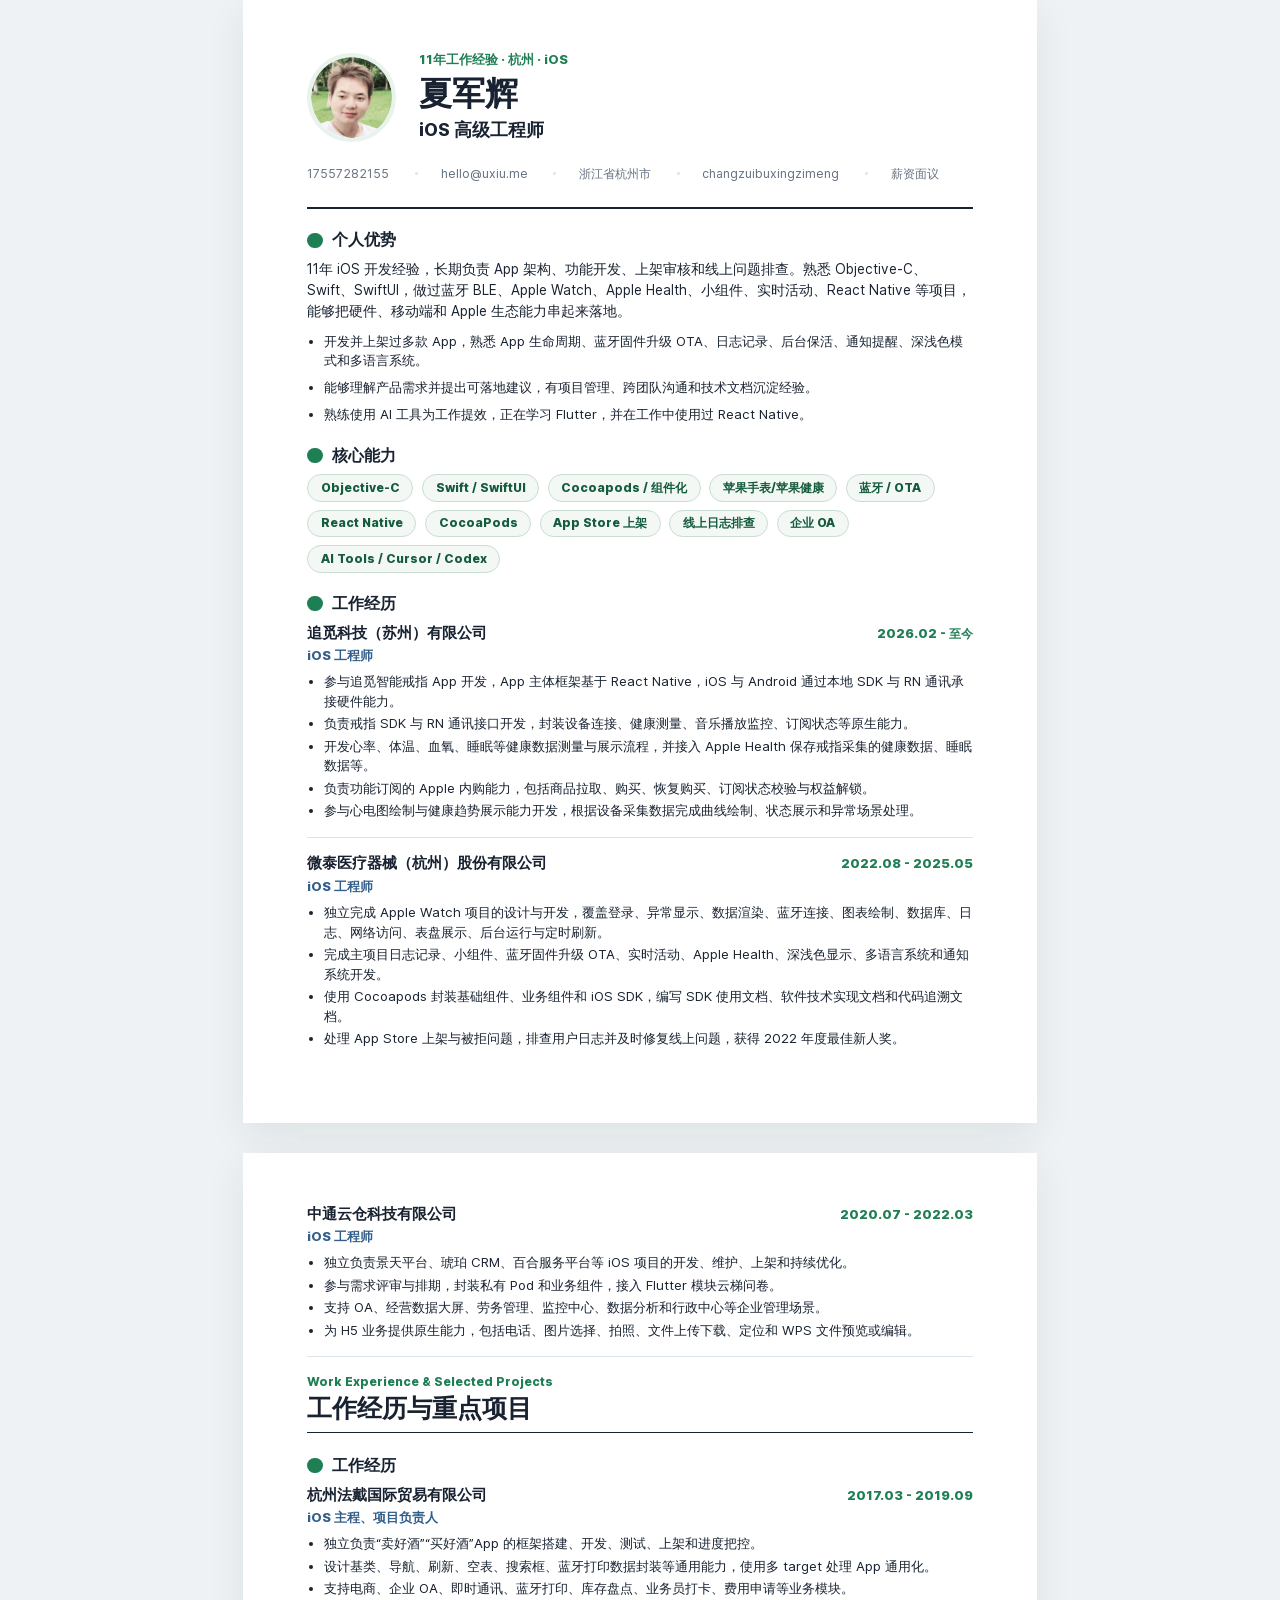
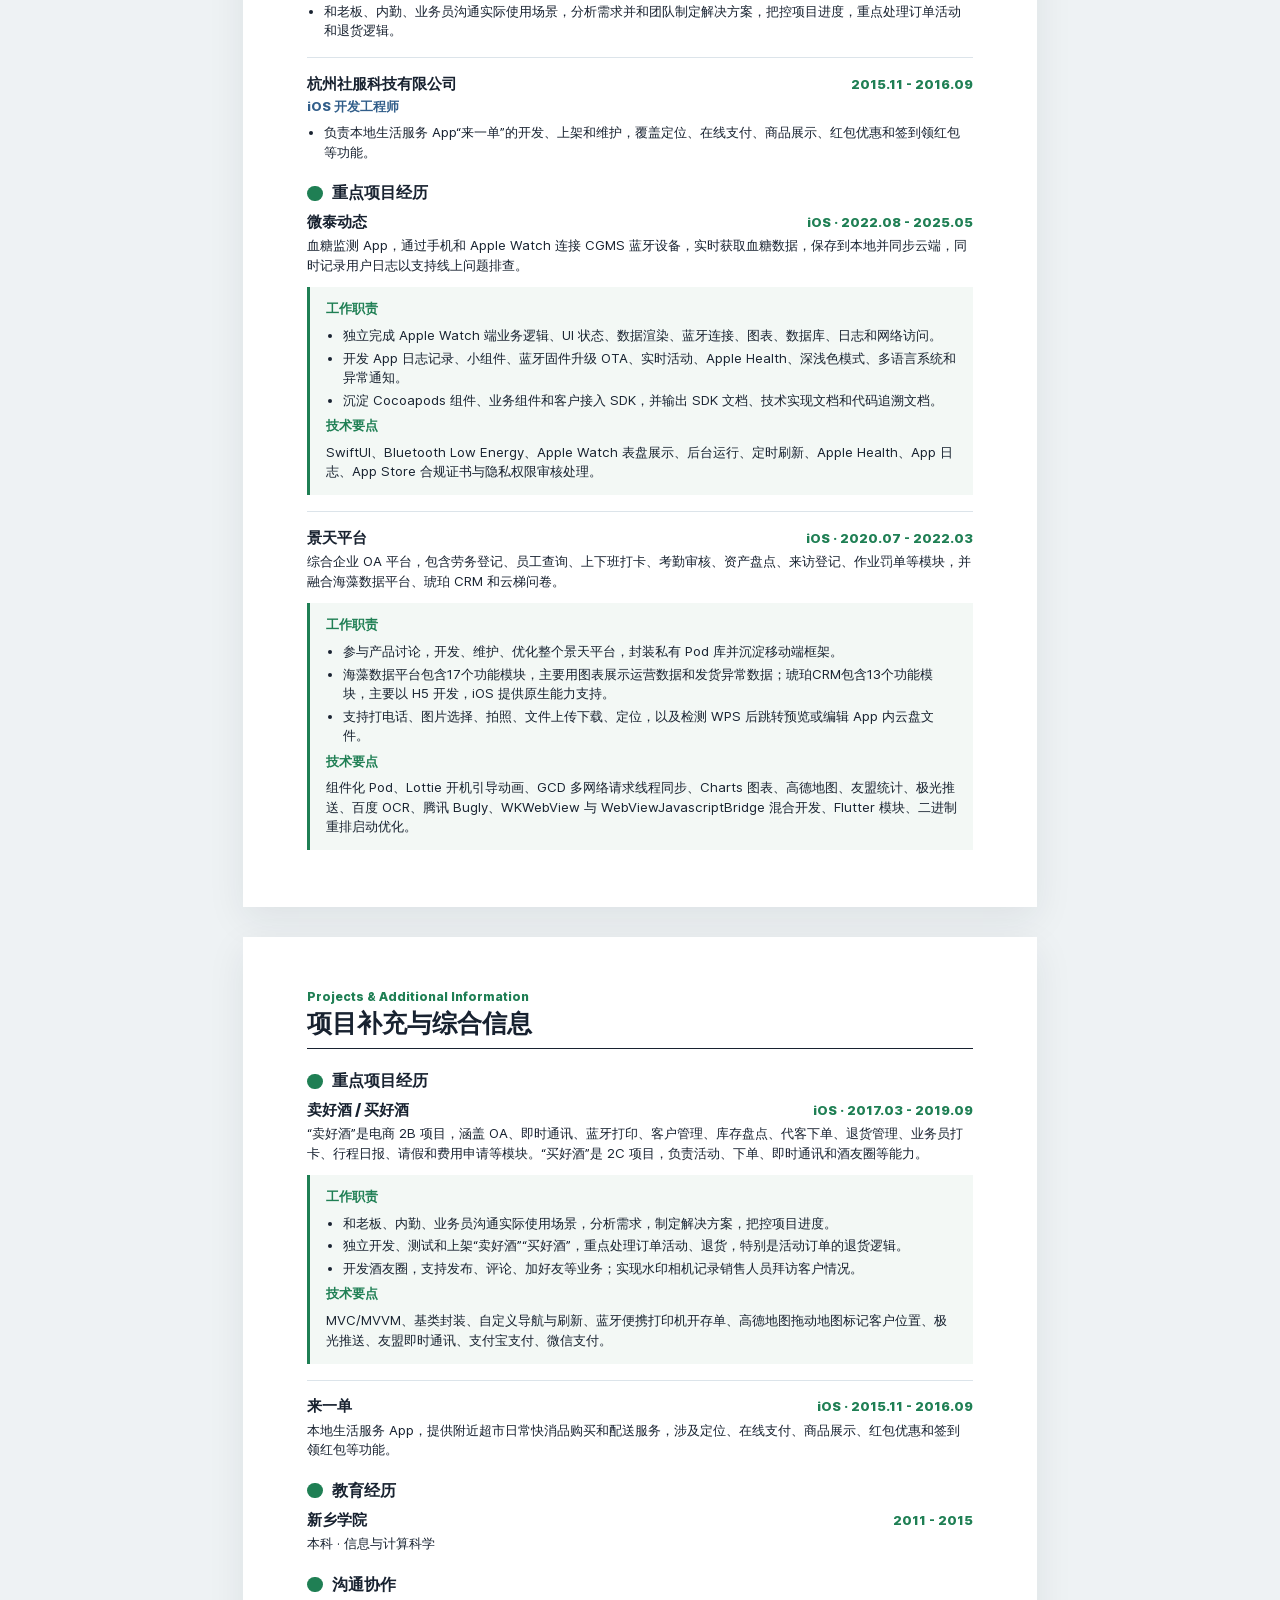
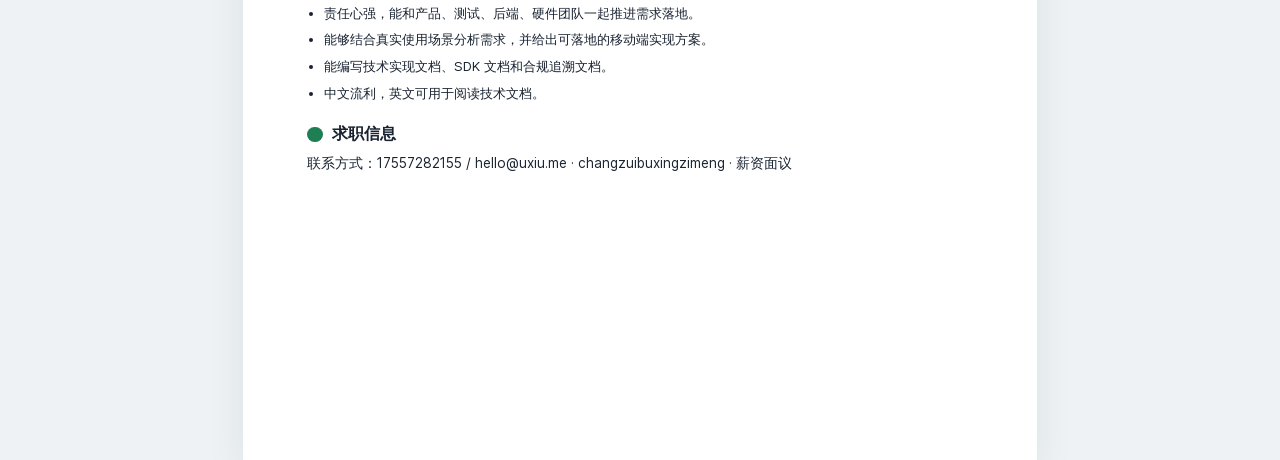
<file: resume-pdf.html>
<!DOCTYPE html>
<html lang="zh-CN">
<head>
    <meta charset="utf-8">
    <meta name="viewport" content="width=device-width, initial-scale=1.0">
    <title>夏军辉 | iOS 工程师简历 PDF</title>
    <link rel="stylesheet" href="assets/css/resume-pdf.css">
</head>
<body>
    <main class="pdf-resume-document" aria-label="夏军辉 iOS 工程师简历">
        <section class="pdf-page">
            <header class="pdf-header">
                <div class="pdf-profile">
                    <img class="pdf-avatar" src="assets/images/profile.png" alt="夏军辉头像">
                    <div>
                        <p class="pdf-kicker">11年工作经验 · 杭州 · iOS</p>
                        <h1>夏军辉</h1>
                        <p class="pdf-title">iOS 高级工程师</p>
                    </div>
                </div>
                <div class="pdf-contact-line">
                    <span>17557282155</span>
                    <span>hello@uxiu.me</span>
                    <span>浙江省杭州市</span>
                    <span>changzuibuxingzimeng</span>
                    <span>薪资面议</span>
                </div>
            </header>

            <section class="pdf-section">
                <h2>个人优势</h2>
                <p class="pdf-lead">11年 iOS 开发经验，长期负责 App 架构、功能开发、上架审核和线上问题排查。熟悉 Objective-C、Swift、SwiftUI，做过蓝牙 BLE、Apple Watch、Apple Health、小组件、实时活动、React Native 等项目，能够把硬件、移动端和 Apple 生态能力串起来落地。</p>
                <ul class="pdf-bullets">
                    <li>开发并上架过多款 App，熟悉 App 生命周期、蓝牙固件升级 OTA、日志记录、后台保活、通知提醒、深浅色模式和多语言系统。</li>
                    <li>能够理解产品需求并提出可落地建议，有项目管理、跨团队沟通和技术文档沉淀经验。</li>
                    <li>熟练使用 AI 工具为工作提效，正在学习 Flutter，并在工作中使用过 React Native。</li>
                </ul>
            </section>

            <section class="pdf-section">
                <h2>核心能力</h2>
                <div class="pdf-skill-band">
                    <span>Objective-C</span>
                    <span>Swift / SwiftUI</span>
                    <span>Cocoapods / 组件化</span>
                    <span>苹果手表/苹果健康</span>
                    <span>蓝牙 / OTA</span>
                    <span>React Native</span>
                    <span>CocoaPods</span>
                    <span>App Store 上架</span>
                    <span>线上日志排查</span>
                    <span>企业 OA</span>
                    <span>AI Tools / Cursor / Codex</span>
                </div>
            </section>

            <section class="pdf-section">
                <h2>工作经历</h2>
                <div class="pdf-entry">
                    <div class="pdf-entry-head">
                        <h3>追觅科技（苏州）有限公司</h3>
                        <span>2026.02 - 至今</span>
                    </div>
                    <p class="pdf-role">iOS 工程师</p>
                    <ul>
                        <li>参与追觅智能戒指 App 开发，App 主体框架基于 React Native，iOS 与 Android 通过本地 SDK 与 RN 通讯承接硬件能力。</li>
                        <li>负责戒指 SDK 与 RN 通讯接口开发，封装设备连接、健康测量、音乐播放监控、订阅状态等原生能力。</li>
                        <li>开发心率、体温、血氧、睡眠等健康数据测量与展示流程，并接入 Apple Health 保存戒指采集的健康数据、睡眠数据等。</li>
                        <li>负责功能订阅的 Apple 内购能力，包括商品拉取、购买、恢复购买、订阅状态校验与权益解锁。</li>
                        <li>参与心电图绘制与健康趋势展示能力开发，根据设备采集数据完成曲线绘制、状态展示和异常场景处理。</li>
                    </ul>
                </div>

                <div class="pdf-entry">
                    <div class="pdf-entry-head">
                        <h3>微泰医疗器械（杭州）股份有限公司</h3>
                        <span>2022.08 - 2025.05</span>
                    </div>
                    <p class="pdf-role">iOS 工程师</p>
                    <ul>
                        <li>独立完成 Apple Watch 项目的设计与开发，覆盖登录、异常显示、数据渲染、蓝牙连接、图表绘制、数据库、日志、网络访问、表盘展示、后台运行与定时刷新。</li>
                        <li>完成主项目日志记录、小组件、蓝牙固件升级 OTA、实时活动、Apple Health、深浅色显示、多语言系统和通知系统开发。</li>
                        <li>使用 Cocoapods 封装基础组件、业务组件和 iOS SDK，编写 SDK 使用文档、软件技术实现文档和代码追溯文档。</li>
                        <li>处理 App Store 上架与被拒问题，排查用户日志并及时修复线上问题，获得 2022 年度最佳新人奖。</li>
                    </ul>
                </div>
            </section>
        </section>

        <section class="pdf-page">
            <div class="pdf-entry">
                <div class="pdf-entry-head">
                    <h3>中通云仓科技有限公司</h3>
                    <span>2020.07 - 2022.03</span>
                </div>
                <p class="pdf-role">iOS 工程师</p>
                <ul>
                    <li>独立负责景天平台、琥珀 CRM、百合服务平台等 iOS 项目的开发、维护、上架和持续优化。</li>
                    <li>参与需求评审与排期，封装私有 Pod 和业务组件，接入 Flutter 模块云梯问卷。</li>
                    <li>支持 OA、经营数据大屏、劳务管理、监控中心、数据分析和行政中心等企业管理场景。</li>
                    <li>为 H5 业务提供原生能力，包括电话、图片选择、拍照、文件上传下载、定位和 WPS 文件预览或编辑。</li>
                </ul>
            </div>

            <header class="pdf-page-title">
                <p>Work Experience & Selected Projects</p>
                <h1>工作经历与重点项目</h1>
            </header>

            <section class="pdf-section">
                <h2>工作经历</h2>
                <div class="pdf-entry">
                    <div class="pdf-entry-head">
                        <h3>杭州法戴国际贸易有限公司</h3>
                        <span>2017.03 - 2019.09</span>
                    </div>
                    <p class="pdf-role">iOS 主程、项目负责人</p>
                    <ul>
                        <li>独立负责“卖好酒”“买好酒”App 的框架搭建、开发、测试、上架和进度把控。</li>
                        <li>设计基类、导航、刷新、空表、搜索框、蓝牙打印数据封装等通用能力，使用多 target 处理 App 通用化。</li>
                        <li>支持电商、企业 OA、即时通讯、蓝牙打印、库存盘点、业务员打卡、费用申请等业务模块。</li>
                        <li>和老板、内勤、业务员沟通实际使用场景，分析需求并和团队制定解决方案，把控项目进度，重点处理订单活动和退货逻辑。</li>
                    </ul>
                </div>

                <div class="pdf-entry">
                    <div class="pdf-entry-head">
                        <h3>杭州社服科技有限公司</h3>
                        <span>2015.11 - 2016.09</span>
                    </div>
                    <p class="pdf-role">iOS 开发工程师</p>
                    <ul>
                        <li>负责本地生活服务 App“来一单”的开发、上架和维护，覆盖定位、在线支付、商品展示、红包优惠和签到领红包等功能。</li>
                    </ul>
                </div>
            </section>

            <section class="pdf-section">
                <h2>重点项目经历</h2>
                <article class="pdf-project">
                    <div class="pdf-entry-head">
                        <h3>微泰动态</h3>
                        <span>iOS · 2022.08 - 2025.05</span>
                    </div>
                    <p>血糖监测 App，通过手机和 Apple Watch 连接 CGMS 蓝牙设备，实时获取血糖数据，保存到本地并同步云端，同时记录用户日志以支持线上问题排查。</p>
                    <div class="pdf-project-detail">
                        <h4>工作职责</h4>
                        <ul>
                            <li>独立完成 Apple Watch 端业务逻辑、UI 状态、数据渲染、蓝牙连接、图表、数据库、日志和网络访问。</li>
                            <li>开发 App 日志记录、小组件、蓝牙固件升级 OTA、实时活动、Apple Health、深浅色模式、多语言系统和异常通知。</li>
                            <li>沉淀 Cocoapods 组件、业务组件和客户接入 SDK，并输出 SDK 文档、技术实现文档和代码追溯文档。</li>
                        </ul>
                        <h4>技术要点</h4>
                        <p>SwiftUI、Bluetooth Low Energy、Apple Watch 表盘展示、后台运行、定时刷新、Apple Health、App 日志、App Store 合规证书与隐私权限审核处理。</p>
                    </div>
                </article>

                <article class="pdf-project">
                    <div class="pdf-entry-head">
                        <h3>景天平台</h3>
                        <span>iOS · 2020.07 - 2022.03</span>
                    </div>
                    <p>综合企业 OA 平台，包含劳务登记、员工查询、上下班打卡、考勤审核、资产盘点、来访登记、作业罚单等模块，并融合海藻数据平台、琥珀 CRM 和云梯问卷。</p>
                    <div class="pdf-project-detail">
                        <h4>工作职责</h4>
                        <ul>
                            <li>参与产品讨论，开发、维护、优化整个景天平台，封装私有 Pod 库并沉淀移动端框架。</li>
                            <li>海藻数据平台包含17个功能模块，主要用图表展示运营数据和发货异常数据；琥珀CRM包含13个功能模块，主要以 H5 开发，iOS 提供原生能力支持。</li>
                            <li>支持打电话、图片选择、拍照、文件上传下载、定位，以及检测 WPS 后跳转预览或编辑 App 内云盘文件。</li>
                        </ul>
                        <h4>技术要点</h4>
                        <p>组件化 Pod、Lottie 开机引导动画、GCD 多网络请求线程同步、Charts 图表、高德地图、友盟统计、极光推送、百度 OCR、腾讯 Bugly、WKWebView 与 WebViewJavascriptBridge 混合开发、Flutter 模块、二进制重排启动优化。</p>
                    </div>
                </article>
            </section>
        </section>

        <section class="pdf-page">
            <header class="pdf-page-title">
                <p>Projects & Additional Information</p>
                <h1>项目补充与综合信息</h1>
            </header>

            <section class="pdf-section">
                <h2>重点项目经历</h2>
                <article class="pdf-project">
                    <div class="pdf-entry-head">
                        <h3>卖好酒 / 买好酒</h3>
                        <span>iOS · 2017.03 - 2019.09</span>
                    </div>
                    <p>“卖好酒”是电商 2B 项目，涵盖 OA、即时通讯、蓝牙打印、客户管理、库存盘点、代客下单、退货管理、业务员打卡、行程日报、请假和费用申请等模块。“买好酒”是 2C 项目，负责活动、下单、即时通讯和酒友圈等能力。</p>
                    <div class="pdf-project-detail">
                        <h4>工作职责</h4>
                        <ul>
                            <li>和老板、内勤、业务员沟通实际使用场景，分析需求，制定解决方案，把控项目进度。</li>
                            <li>独立开发、测试和上架“卖好酒”“买好酒”，重点处理订单活动、退货，特别是活动订单的退货逻辑。</li>
                            <li>开发酒友圈，支持发布、评论、加好友等业务；实现水印相机记录销售人员拜访客户情况。</li>
                        </ul>
                        <h4>技术要点</h4>
                        <p>MVC/MVVM、基类封装、自定义导航与刷新、蓝牙便携打印机开存单、高德地图拖动地图标记客户位置、极光推送、友盟即时通讯、支付宝支付、微信支付。</p>
                    </div>
                </article>

                <article class="pdf-project">
                    <div class="pdf-entry-head">
                        <h3>来一单</h3>
                        <span>iOS · 2015.11 - 2016.09</span>
                    </div>
                    <p>本地生活服务 App，提供附近超市日常快消品购买和配送服务，涉及定位、在线支付、商品展示、红包优惠和签到领红包等功能。</p>
                </article>
            </section>

            <section class="pdf-section">
                <h2>教育经历</h2>
                <div class="pdf-entry pdf-entry-compact">
                    <div class="pdf-entry-head">
                        <h3>新乡学院</h3>
                        <span>2011 - 2015</span>
                    </div>
                    <p>本科 · 信息与计算科学</p>
                </div>
            </section>

            <section class="pdf-section">
                <h2>沟通协作</h2>
                <ul class="pdf-bullets">
                    <li>责任心强，能和产品、测试、后端、硬件团队一起推进需求落地。</li>
                    <li>能够结合真实使用场景分析需求，并给出可落地的移动端实现方案。</li>
                    <li>能编写技术实现文档、SDK 文档和合规追溯文档。</li>
                    <li>中文流利，英文可用于阅读技术文档。</li>
                </ul>
            </section>

            <section class="pdf-section">
                <h2>求职信息</h2>
                <p class="pdf-lead">联系方式：17557282155 / hello@uxiu.me · changzuibuxingzimeng · 薪资面议</p>
            </section>
        </section>
    </main>
</body>
</html>
</file>
<file: assets/css/styles.css>
@font-face {
  font-family: "ResumeLatin";
  src: url("../fonts/inter/InterVariable.otf") format("opentype");
  font-weight: 100 900;
  font-style: normal;
  font-display: swap;
  unicode-range: U+0000-00FF, U+0100-024F, U+1E00-1EFF, U+2000-206F, U+20A0-20CF, U+2100-214F;
}

:root {
  color-scheme: only light;
  --font-latin: "ResumeLatin";
  --font-chinese: -apple-system, BlinkMacSystemFont, "PingFang SC", "Hiragino Sans GB", "Microsoft YaHei", sans-serif;
  --font-body: var(--font-latin), var(--font-chinese);
  --font-size-body: 15.8px;
  --font-size-lead: 16.8px;
  --font-size-small: 13.5px;
  --weight-body: 430;
  --weight-strong: 650;
  --weight-title: 850;
  --bg: #eef3f6;
  --surface: #ffffff;
  --surface-soft: #f6f9fb;
  --text: #29323d;
  --muted: #6f7d8d;
  --heading: #18222f;
  --border: #dbe5ec;
  --border-strong: #cfdbe4;
  --accent: #2f9a67;
  --accent-strong: #1f7f54;
  --accent-soft: #e4f5ed;
  --blue: #3178b8;
  --highlight-bg: rgba(47, 154, 103, 0.1);
  --highlight-text: #176545;
  --shadow: 0 8px 18px rgba(24, 34, 47, 0.045);
}

html[data-theme="light"] {
  color-scheme: only light;
}

html[data-theme="light"] body {
  background: #eef3f6 !important;
  color: #29323d !important;
}

html[data-theme="dark"] {
  color-scheme: only dark;
  --bg: #101820;
  --surface: #17212b;
  --surface-soft: #1f2b36;
  --text: #e3eaf1;
  --muted: #a6b4c1;
  --heading: #f6f9fb;
  --border: #334351;
  --border-strong: #405160;
  --accent: #70d49c;
  --accent-strong: #9be5b8;
  --accent-soft: #173325;
  --blue: #83b9ed;
  --highlight-bg: rgba(112, 212, 156, 0.16);
  --highlight-text: #b4f0c8;
  --shadow: 0 10px 22px rgba(0, 0, 0, 0.2);
}

*,
*:before,
*:after {
  box-sizing: border-box;
}

body {
  margin: 0;
  background: var(--bg);
  color: var(--text);
  font-family: var(--font-body);
  font-size: var(--font-size-body);
  font-weight: var(--weight-body);
  line-height: 1.78;
  letter-spacing: 0;
  -webkit-font-smoothing: antialiased;
  -moz-osx-font-smoothing: grayscale;
  overflow-x: hidden;
}

a {
  color: var(--accent-strong);
  transition: color 0.2s ease, background 0.2s ease, border-color 0.2s ease;
  -webkit-tap-highlight-color: transparent;
}

a:hover,
a:focus {
  color: var(--blue);
  text-decoration: none;
}

a:focus:not(:focus-visible),
button:focus:not(:focus-visible) {
  outline: none;
}

a:focus-visible,
button:focus-visible {
  outline: 2px solid rgba(47, 154, 103, 0.42);
  outline-offset: 3px;
  border-radius: 6px;
}

p {
  margin: 0 0 14px;
}

ul {
  margin-top: 0;
  padding-left: 20px;
}

li {
  margin-bottom: 8px;
}

.text-highlight {
  padding: 0 3px;
  border-radius: 4px;
  background: var(--highlight-bg);
  color: var(--highlight-text);
  font-weight: 750;
  box-decoration-break: clone;
  -webkit-box-decoration-break: clone;
}

.container {
  max-width: 1180px;
}

.header {
  background: var(--surface);
  border-top: 8px solid var(--accent);
  box-shadow: var(--shadow);
}

.header-inner {
  display: flex;
  align-items: flex-start;
  justify-content: space-between;
  gap: 24px;
  text-align: left;
  padding-top: 32px;
  padding-bottom: 32px;
}

.profile {
  display: flex;
  align-items: center;
  gap: 24px;
  min-width: 0;
}

.profile-image {
  width: 154px;
  height: 154px;
  flex: 0 0 154px;
  border: 2px solid var(--border);
  border-radius: 50%;
  object-fit: cover;
  box-shadow: 0 4px 12px rgba(24, 34, 47, 0.1);
}

.profile-content {
  min-width: 0;
}

.eyebrow {
  margin-bottom: 4px;
  color: var(--accent-strong);
  font-size: 14px;
  font-weight: 800;
}

.name {
  margin: 0;
  color: var(--heading);
  font-size: 44px;
  font-weight: var(--weight-title);
  line-height: 1.15;
}

.desc {
  margin: 6px 0 14px;
  color: var(--muted);
  font-size: 20px;
  font-weight: var(--weight-strong);
}

.quick-facts {
  display: flex;
  flex-wrap: wrap;
  justify-content: flex-start;
  gap: 8px 14px;
  margin: 0 0 14px;
  padding: 0;
}

.quick-facts li {
  display: inline-grid;
  grid-template-columns: 18px minmax(0, auto);
  align-items: flex-start;
  gap: 6px;
  margin: 0;
  color: var(--muted);
  font-size: 14px;
  line-height: 1.45;
  overflow-wrap: anywhere;
}

.quick-facts span {
  min-width: 0;
}

.quick-facts .fa,
.quick-facts .stack-icon {
  display: inline-flex;
  align-items: center;
  justify-content: center;
  width: 18px;
  min-width: 18px;
  height: 1.45em;
  color: var(--accent);
  line-height: 1;
}

.social {
  display: flex;
  justify-content: flex-start;
  gap: 10px;
  margin: 0;
  padding: 0;
}

.social li {
  margin: 0;
}

.social a {
  display: inline-flex;
  align-items: center;
  justify-content: center;
  width: 38px;
  height: 38px;
  border: 1px solid var(--border);
  border-radius: 50%;
  background: var(--surface-soft);
  color: var(--muted);
}

.social a:hover,
.social a:focus {
  border-color: var(--accent);
  background: var(--accent-soft);
  color: var(--accent-strong);
}

.social a .fa,
.social-qr-btn .fa {
  display: inline-flex;
  align-items: center;
  justify-content: center;
  width: 20px;
  height: 20px;
  font-size: 17px;
  line-height: 20px;
}

.social a .fa-github-alt,
.social a .fa-phone {
  font-size: 18px;
}

.social-qr-btn .fa-weixin {
  font-size: 17px;
}

.social-qr-btn .fa-qq {
  font-size: 16px;
}

/* ── 技术栈自定义图标 ── */
.stack-icon {
  display: inline-flex;
  align-items: center;
  color: var(--accent);
  flex-shrink: 0;
}

/* ── 微信 / QQ 二维码按钮 ── */
.social-qr-item {
  position: relative;
  margin: 0;
}

.social-qr-btn {
  display: inline-flex;
  align-items: center;
  justify-content: center;
  width: 38px;
  height: 38px;
  border: 1px solid var(--border);
  border-radius: 50%;
  background: var(--surface-soft);
  color: var(--muted);
  cursor: pointer;
  padding: 0;
  transition: border-color 0.2s ease, background 0.2s ease, color 0.2s ease;
}

.social-qr-btn:hover,
.social-qr-btn:focus {
  outline: none;
}

/* 微信按钮悬停变绿 */
.social-qr-item[data-qr-type="wechat"] .social-qr-btn:hover,
.social-qr-item[data-qr-type="wechat"] .social-qr-btn:focus {
  border-color: #07c160;
  background: #e8f9f0;
  color: #07c160;
}

/* QQ按钮悬停变蓝 */
.social-qr-item[data-qr-type="qq"] .social-qr-btn:hover,
.social-qr-item[data-qr-type="qq"] .social-qr-btn:focus {
  border-color: #1677ff;
  background: #e8f0ff;
  color: #1677ff;
}

/* 二维码弹出框 — 向下弹出 */
.qr-popup {
  position: absolute;
  top: calc(100% + 12px);
  left: 50%;
  transform: translateX(-50%) translateY(-6px);
  background: var(--surface);
  border: 1px solid var(--border);
  border-radius: 12px;
  box-shadow: 0 10px 24px rgba(24, 34, 47, 0.14);
  padding: 12px 12px 10px;
  text-align: center;
  width: 232px;
  opacity: 0;
  visibility: hidden;
  pointer-events: none;
  transition: opacity 0.2s ease, transform 0.2s ease, visibility 0.2s ease;
  z-index: 200;
}

.qr-backdrop {
  display: none;
}

/* 小三角指向上方（因为弹出框在按钮下方） */
.qr-popup::before {
  content: "";
  position: absolute;
  bottom: 100%;
  left: 50%;
  transform: translateX(-50%);
  border: 8px solid transparent;
  border-bottom-color: var(--border);
}

.qr-popup::after {
  content: "";
  position: absolute;
  bottom: 100%;
  left: 50%;
  transform: translateX(-50%);
  margin-bottom: -1px;
  border: 7px solid transparent;
  border-bottom-color: var(--surface);
}

/* 弹出框标题行 */
.qr-popup-title {
  display: flex;
  align-items: center;
  justify-content: center;
  gap: 5px;
  font-size: 13px;
  font-weight: 700;
  color: var(--heading);
  margin-bottom: 10px;
}

.social-qr-item[data-qr-type="wechat"] .qr-popup-title .fa {
  color: #07c160;
}

.social-qr-item[data-qr-type="qq"] .qr-popup-title .fa {
  color: #1677ff;
}

.qr-popup img {
  display: block;
  width: 204px;
  height: 204px;
  margin: 0 auto;
  border-radius: 6px;
  object-fit: contain;
  cursor: pointer;
}

.qr-desc {
  margin: 8px 0 0 !important;
  font-size: 11px !important;
  color: var(--muted) !important;
  line-height: 1.4;
}

.qr-save-btn {
  display: inline-flex;
  align-items: center;
  justify-content: center;
  gap: 6px;
  width: 100%;
  min-height: 34px;
  margin: 10px auto 0;
  border: 1px solid var(--border);
  border-radius: 8px;
  background: var(--surface-soft);
  color: var(--heading);
  font-size: 12px;
  font-weight: 700;
  line-height: 1;
  cursor: pointer;
}

.qr-save-btn:hover,
.qr-save-btn:focus {
  border-color: var(--accent);
  background: var(--accent-soft);
  color: var(--accent-strong);
  outline: none;
}

.qr-close-btn {
  display: none;
}

/* 悬停/点击时显示弹出框（桌面） */
@media (hover: hover) {
  .social-qr-item:hover .qr-popup {
    opacity: 1;
    visibility: visible;
    pointer-events: auto;
    transform: translateX(-50%) translateY(0);
  }
}

/* 手机端：点击切换 */
.social-qr-item.qr-open .qr-popup {
  opacity: 1;
  visibility: visible;
  pointer-events: auto;
  transform: translateX(-50%) translateY(0);
}

/* ── Toast 提示 ── */
.qr-toast {
  position: fixed;
  bottom: 40px;
  left: 50%;
  transform: translateX(-50%) translateY(20px);
  background: rgba(24, 34, 47, 0.88);
  color: #fff;
  font-size: 14px;
  line-height: 1.5;
  padding: 10px 20px;
  border-radius: 24px;
  white-space: nowrap;
  opacity: 0;
  pointer-events: none;
  transition: opacity 0.25s ease, transform 0.25s ease;
  z-index: 9999;
  backdrop-filter: blur(4px);
}

.qr-toast.show {
  opacity: 1;
  transform: translateX(-50%) translateY(0);
}

.site-controls {
  display: flex;
  align-items: center;
  gap: 10px;
  flex: 0 0 auto;
}

.segmented-control {
  display: inline-flex;
  padding: 3px;
  height: 44px;
  border: 1px solid var(--border);
  border-radius: 8px;
  background: var(--surface-soft);
}

.control-button {
  display: inline-flex;
  align-items: center;
  justify-content: center;
  min-width: 0;
  height: 36px;
  min-height: 36px;
  padding: 0 12px;
  border: 1px solid transparent;
  border-radius: 6px;
  background: transparent;
  color: var(--muted);
  font-weight: 700;
  line-height: 1;
  white-space: nowrap;
}

.control-button:hover,
.control-button:focus,
.control-button.is-active {
  border-color: var(--accent);
  background: var(--accent-soft);
  color: var(--accent-strong);
  outline: none;
}

.theme-button,
.action-button {
  gap: 7px;
  height: 44px;
  min-height: 44px;
  border-color: var(--border);
  background: var(--surface-soft);
}

.theme-icon-moon,
.theme-icon-sun {
  width: 16px;
  height: 16px;
  flex: 0 0 16px;
}

.theme-icon-moon {
  text-align: center;
}

.theme-icon-sun {
  display: none;
  fill: none;
  stroke: currentColor;
  stroke-width: 2.2;
  stroke-linecap: round;
  stroke-linejoin: round;
}

.theme-button[aria-pressed="true"] .theme-icon-moon {
  display: none;
}

.theme-button[aria-pressed="true"] .theme-icon-sun {
  display: block;
}

.sections-wrapper {
  padding-top: 30px;
  padding-bottom: 30px;
}

.resume-grid {
  display: grid;
  grid-template-columns: minmax(0, 2fr) minmax(300px, 1fr);
  gap: 28px;
  align-items: start;
  min-width: 0;
}

.primary {
  min-width: 0;
}

.secondary {
  min-width: 0;
}

.section {
  margin-bottom: 28px;
  min-width: 0;
}

.section-inner {
  max-width: 100%;
  min-width: 0;
  background: var(--surface);
  border: 1px solid var(--border);
  border-radius: 7px;
  padding: 30px;
  box-shadow: var(--shadow);
}

.secondary .section-inner {
  padding: 24px;
}

.about .section-inner {
  border-left: 4px solid var(--accent);
}

.heading {
  display: flex;
  align-items: center;
  gap: 12px;
  margin: 0 0 22px;
  color: var(--heading);
  font-size: 21px;
  font-weight: var(--weight-title);
  line-height: 1.25;
}

.heading:before {
  content: "";
  width: 4px;
  height: 20px;
  border-radius: 999px;
  background: var(--accent);
  flex: 0 0 auto;
}

.content,
.timeline-body,
.project-card,
.contact-list,
.plain-list {
  overflow-wrap: anywhere;
}

.content p,
.content li,
.timeline-body li,
.project-card p,
.project-card li,
.plain-list li {
  overflow-wrap: anywhere;
  word-break: break-word;
}

.content p {
  color: var(--heading);
  font-size: var(--font-size-lead);
  font-weight: 520;
  line-height: 1.75;
}

.content li,
.timeline-body li,
.project-card li,
.plain-list li {
  color: var(--text);
}

.content li::marker,
.timeline-body li::marker,
.project-card li::marker,
.plain-list li::marker {
  color: var(--accent);
}

.feature-list {
  margin-bottom: 0;
}

.timeline {
  display: grid;
  gap: 24px;
}

.timeline-item {
  display: grid;
  grid-template-columns: 1fr;
  gap: 9px;
  min-width: 0;
  padding: 0 0 24px 16px;
  border-left: 3px solid var(--accent-soft);
  border-bottom: 1px solid var(--border);
}

.timeline-item:last-child {
  padding-bottom: 0;
  border-bottom: 0;
}

.timeline-head {
  display: flex;
  align-items: flex-start;
  justify-content: space-between;
  gap: 18px;
  min-width: 0;
}

.timeline-meta {
  color: var(--muted);
  font-size: var(--font-size-small);
  font-weight: 750;
  line-height: 1.4;
  text-align: right;
  flex: 0 0 auto;
}

.timeline-meta span {
  display: inline-flex;
  align-items: center;
  max-width: 100%;
  min-height: 28px;
  padding: 4px 8px;
  border: 1px solid var(--border);
  border-radius: 6px;
  background: var(--surface-soft);
  color: var(--accent-strong);
  white-space: nowrap;
}

.timeline-head h3,
.project-card h3,
.education-item h3 {
  margin: 0 0 5px;
  color: var(--heading);
  font-size: 18.5px;
  font-weight: var(--weight-title);
  line-height: 1.35;
  min-width: 0;
}

.role,
.project-meta,
.muted {
  color: var(--muted);
  font-size: var(--font-size-small);
  font-weight: 720;
}

.role {
  color: var(--accent-strong);
  margin-bottom: 8px;
  font-weight: 780;
}

.timeline-body ul {
  margin-bottom: 0;
}

.project-list {
  display: grid;
  gap: 20px;
}

.project-card {
  display: grid;
  grid-template-columns: 42px minmax(0, 1fr);
  gap: 16px;
  min-width: 0;
  padding: 18px 0 18px 16px;
  border: 0;
  border-left: 3px solid var(--accent-soft);
  border-radius: 0;
  background: transparent;
}

.project-card p:last-child {
  margin-bottom: 0;
}

.project-card h4 {
  margin: 0 0 7px;
  color: var(--accent-strong);
  font-size: var(--font-size-small);
  font-weight: 780;
}

.project-card ul {
  margin-bottom: 0;
}

.detail-block {
  margin-top: 12px;
  padding-top: 12px;
  border-top: 1px solid var(--border);
}

.project-icon {
  display: inline-flex;
  align-items: center;
  justify-content: center;
  width: 46px;
  height: 46px;
  border-radius: 8px;
  background: var(--accent-soft);
  color: var(--accent-strong);
  font-size: 18px;
}

.contact-list {
  margin-bottom: 0;
}

.contact-list li {
  display: grid;
  grid-template-columns: 22px minmax(0, 1fr);
  gap: 10px;
  align-items: center;
  margin-bottom: 12px;
}

.contact-list li:last-child {
  margin-bottom: 0;
}

.contact-list .fa {
  color: var(--accent);
  text-align: center;
}

.contact-copy-btn {
  display: inline;
  width: fit-content;
  max-width: 100%;
  padding: 0;
  border: 0;
  background: transparent;
  color: var(--accent-strong);
  font: inherit;
  font-weight: 700;
  line-height: inherit;
  text-align: left;
  cursor: pointer;
  overflow-wrap: anywhere;
}

.contact-copy-btn:hover,
.contact-copy-btn:focus {
  color: var(--blue);
  text-decoration: none;
}

.skillset {
  display: grid;
  gap: 18px;
}

.skill-label {
  display: flex;
  justify-content: space-between;
  gap: 10px;
  margin-bottom: 8px;
  color: var(--heading);
  font-size: 14px;
  font-weight: 800;
}

.skill-label span:last-child {
  color: var(--muted);
  font-weight: 700;
  white-space: nowrap;
}

.level-bar {
  height: 10px;
  overflow: hidden;
  border-radius: 999px;
  background: var(--surface-soft);
  border: 1px solid var(--border);
}

.level-bar-inner {
  height: 100%;
  border-radius: inherit;
  background: var(--accent);
}

.tag-list {
  display: flex;
  flex-wrap: wrap;
  gap: 8px;
}

.tag-list span {
  display: inline-flex;
  align-items: center;
  max-width: 100%;
  min-width: 0;
  min-height: 30px;
  padding: 4px 10px;
  border: 1px solid var(--border);
  border-radius: 6px;
  background: var(--surface-soft);
  color: var(--text);
  font-size: 13px;
  font-weight: 700;
  overflow-wrap: anywhere;
  white-space: normal;
  word-break: break-word;
}

.education-item p:last-child,
.plain-list {
  margin-bottom: 0;
}

.plain-list {
  padding-left: 18px;
}

.footer {
  padding: 20px 0 32px;
  color: var(--muted);
  text-align: center;
}

@media (max-width: 991px) {
  .header-inner {
    flex-direction: column;
  }

  .site-controls {
    width: 100%;
    justify-content: flex-start;
  }

  .resume-grid {
    grid-template-columns: 1fr;
  }

  .secondary {
    order: -1;
    display: grid;
    grid-template-columns: repeat(2, minmax(0, 1fr));
    gap: 18px;
  }

  .secondary .section {
    margin-bottom: 0;
  }
}

@media (max-width: 767px) {
  body {
    font-size: 15px;
    line-height: 1.7;
  }

  .container {
    width: 100%;
  }

  .header-inner {
    padding-top: 22px;
    padding-bottom: 22px;
  }

  .profile {
    display: grid;
    width: 100%;
    grid-template-columns: 1fr;
    gap: 14px;
    justify-items: center;
    text-align: center;
  }

  .profile-image {
    width: 101px;
    height: 101px;
    flex-basis: auto;
    border-width: 2px;
  }

  .profile-content {
    width: 100%;
  }

  .name {
    font-size: 30px;
  }

  .desc {
    font-size: 17px;
  }

  .quick-facts {
    display: grid;
    grid-template-columns: 1fr;
    gap: 6px;
    min-width: 0;
  }

  .quick-facts li {
    display: grid;
    grid-template-columns: 18px minmax(0, 1fr);
    width: 100%;
    min-width: 0;
    align-items: flex-start;
    text-align: left;
    white-space: normal;
  }

  .quick-facts .fa {
    margin-top: 0;
  }

  .quick-facts span {
    overflow-wrap: anywhere;
    word-break: break-word;
  }

  .social {
    justify-content: center;
  }

  body.qr-modal-open {
    overflow: hidden;
  }

  .qr-backdrop {
    display: block;
    position: fixed;
    inset: 0;
    background: rgba(15, 23, 42, 0.38);
    opacity: 0;
    visibility: hidden;
    pointer-events: none;
    transition: opacity 0.2s ease, visibility 0.2s ease;
    z-index: 190;
  }

  body.qr-modal-open .qr-backdrop {
    opacity: 1;
    visibility: visible;
    pointer-events: auto;
  }

  .social-qr-item:not(.qr-open) .qr-popup {
    display: none;
  }

  .social-qr-item.qr-open .qr-popup {
    display: block;
    position: fixed;
    top: 50%;
    left: 50%;
    width: clamp(280px, 88vw, 340px);
    max-width: calc(100vw - 20px);
    max-height: calc(100dvh - 32px);
    padding: 42px 14px 14px;
    overflow-y: auto;
    transform: translate(-50%, -50%);
    z-index: 210;
  }

  .social-qr-item.qr-open .qr-popup img {
    width: clamp(224px, calc(88vw - 56px), 292px);
    max-width: 100%;
    height: clamp(224px, calc(88vw - 56px), 292px);
  }

  .social-qr-item.qr-open .qr-save-btn {
    min-height: 40px;
    font-size: 13px;
  }

  .social-qr-item.qr-open .qr-popup::before,
  .social-qr-item.qr-open .qr-popup::after {
    display: none;
  }

  .qr-close-btn {
    position: absolute;
    top: 8px;
    right: 8px;
    display: inline-flex;
    align-items: center;
    justify-content: center;
    width: 28px;
    height: 28px;
    border: 1px solid var(--border);
    border-radius: 50%;
    background: var(--surface-soft);
    color: var(--muted);
    cursor: pointer;
    padding: 0;
  }

  .qr-close-btn:hover,
  .qr-close-btn:focus {
    border-color: var(--accent);
    background: var(--accent-soft);
    color: var(--accent-strong);
    outline: none;
  }

  .site-controls {
    display: grid;
    grid-template-columns: repeat(4, minmax(0, 1fr));
    align-items: center;
    gap: 8px;
  }

  .segmented-control {
    grid-column: span 2;
    width: 100%;
    min-width: 0;
    height: 44px;
  }

  .theme-button,
  .action-button {
    width: 100%;
    min-width: 0;
    height: 44px;
    min-height: 44px;
    padding: 0 4px;
    border-radius: 8px;
    flex: 1;
    font-size: 12px;
  }

  .segmented-control .control-button {
    flex: 1;
    min-height: 34px;
    padding: 0 8px;
  }

  .theme-button,
  .action-button {
    gap: 3px;
  }

  .sections-wrapper {
    padding-top: 18px;
    padding-bottom: 18px;
  }

  .secondary {
    order: 0;
    grid-template-columns: 1fr;
  }

  .section {
    margin-bottom: 18px;
  }

  .section-inner,
  .secondary .section-inner {
    padding: 20px;
  }

  .heading {
    font-size: 20px;
    margin-bottom: 16px;
  }

  .skill-label {
    display: block;
  }

  .skill-label span:last-child {
    display: block;
    margin-top: 2px;
    white-space: normal;
  }

  .timeline-item {
    grid-template-columns: 1fr;
    gap: 7px;
    padding: 0 0 20px 14px;
  }

  .timeline-head {
    flex-direction: column;
    gap: 6px;
  }

  .timeline-meta {
    color: var(--accent-strong);
    text-align: left;
  }

  .timeline-meta span {
    white-space: normal;
  }

  .project-card {
    grid-template-columns: 1fr;
    padding: 18px;
  }

  .tag-list span {
    white-space: normal;
    overflow-wrap: anywhere;
  }

  .tag-list {
    display: grid;
    grid-template-columns: 1fr;
  }

  .tag-list span {
    justify-content: center;
    text-align: center;
  }

  .project-icon {
    width: 40px;
    height: 40px;
  }
}

@media (max-width: 420px) {
  .profile {
    grid-template-columns: 1fr;
  }

  .profile-image {
    width: 91px;
    height: 91px;
  }

  .name {
    font-size: 28px;
  }

  .quick-facts li {
    grid-template-columns: 18px minmax(0, 1fr);
  }

  .section-inner,
  .secondary .section-inner {
    padding: 18px;
  }
}

@media print {
  @page {
    size: A4;
    margin: 12mm;
  }

  html,
  html[data-theme="dark"],
  body {
    background: #fff !important;
    color: #111 !important;
  }

  body {
    font-size: 10pt;
    line-height: 1.45;
  }

  a {
    color: #111 !important;
    text-decoration: none;
  }

  a[href]:after {
    content: "" !important;
  }

  .site-controls,
  .social,
  .footer {
    display: none !important;
  }

  .container {
    width: 100% !important;
    max-width: none !important;
    padding-left: 0 !important;
    padding-right: 0 !important;
  }

  .header,
  .section-inner,
  .project-card,
  .tag-list span {
    background: transparent !important;
    box-shadow: none !important;
  }

  .header {
    border-top: 0;
    border-bottom: 2px solid #111;
  }

  .header-inner,
  .resume-grid,
  .primary,
  .secondary {
    display: block;
  }

  .profile {
    grid-template-columns: 70px minmax(0, 1fr);
  }

  .profile-image {
    width: 70px;
    height: 70px;
  }

  .name {
    font-size: 28pt;
  }

  .section-inner {
    padding: 0;
    border: 0;
  }

  .section {
    margin-bottom: 14px;
  }

  .secondary {
    margin: 12px 0;
  }

  .timeline-item,
  .project-card {
    break-inside: avoid;
    page-break-inside: avoid;
  }
}
</file>
<file: assets/css/resume-pdf.css>
@font-face {
  font-family: "ResumeLatin";
  src: url("../fonts/inter/InterVariable.otf") format("opentype");
  font-weight: 100 900;
  font-style: normal;
  font-display: swap;
  unicode-range: U+0000-00FF, U+0100-024F, U+1E00-1EFF, U+2000-206F, U+20A0-20CF, U+2100-214F;
}

:root {
  --font-latin: "ResumeLatin";
  --font-chinese: -apple-system, BlinkMacSystemFont, "PingFang SC", "Hiragino Sans GB", "Microsoft YaHei", sans-serif;
  --font-body: var(--font-latin), var(--font-chinese);
  --paper: #ffffff;
  --ink: #182230;
  --muted: #647181;
  --hairline: #dce4ea;
  --hairline-strong: #c9d7df;
  --soft: #f3f8f5;
  --soft-strong: #e8f3ed;
  --accent: #1f7f54;
  --accent-ink: #155b3d;
  --blue: #315e8a;
}

*,
*:before,
*:after {
  box-sizing: border-box;
}

html,
body {
  margin: 0;
  background: #eef2f4;
  color: var(--ink);
  font-family: var(--font-body);
  -webkit-font-smoothing: antialiased;
  -moz-osx-font-smoothing: grayscale;
}

body {
  font-size: 9.9pt;
  line-height: 1.48;
}

a {
  color: inherit;
  text-decoration: none;
}

p,
ul,
ol {
  margin: 0;
}

ul {
  padding-left: 17px;
}

li {
  margin-bottom: 3px;
}

li:last-child {
  margin-bottom: 0;
}

.pdf-resume-document {
  display: block;
}

.pdf-page {
  width: 210mm;
  margin: 0 auto;
  min-height: 297mm;
  padding: 13.5mm 17mm 15mm;
  background: var(--paper);
  box-shadow: 0 12px 36px rgba(24, 34, 48, 0.08);
}

.pdf-page + .pdf-page {
  margin-top: 8mm;
}

.pdf-header {
  padding-bottom: 6.5mm;
  border-bottom: 2px solid var(--ink);
}

.pdf-profile {
  display: grid;
  grid-template-columns: 23.5mm minmax(0, 1fr);
  gap: 6mm;
  align-items: center;
}

.pdf-avatar {
  width: 23.5mm;
  height: 23.5mm;
  border: 1.25mm solid var(--soft-strong);
  border-radius: 50%;
  object-fit: cover;
}

.pdf-kicker {
  margin-bottom: 1.6mm;
  color: var(--accent);
  font-size: 9.4pt;
  font-weight: 800;
  letter-spacing: 0;
}

.pdf-header h1,
.pdf-page-title h1 {
  margin: 0;
  color: var(--ink);
  font-size: 25pt;
  font-weight: 850;
  line-height: 1.04;
}

.pdf-title {
  margin-top: 1.8mm;
  color: var(--ink);
  font-size: 13.4pt;
  font-weight: 750;
}

.pdf-contact-line {
  display: flex;
  flex-wrap: wrap;
  gap: 2mm 6.8mm;
  margin-top: 5.6mm;
  color: var(--muted);
  font-size: 9.2pt;
}

.pdf-contact-line span {
  position: relative;
  display: inline-flex;
  align-items: center;
}

.pdf-contact-line span + span:before {
  content: "";
  width: 3px;
  height: 3px;
  margin-right: 6mm;
  border-radius: 50%;
  background: var(--hairline);
}

.pdf-page-title {
  margin-bottom: 6mm;
  padding-bottom: 3mm;
  border-bottom: 1px solid var(--ink);
}

.pdf-page-title p {
  margin-bottom: 1mm;
  color: var(--accent);
  font-size: 9pt;
  font-weight: 800;
}

.pdf-page-title h1 {
  font-size: 19pt;
}

.pdf-section {
  margin-top: 5.6mm;
}

.pdf-section h2 {
  display: flex;
  align-items: center;
  gap: 2.5mm;
  margin: 0 0 2.4mm;
  color: var(--ink);
  font-size: 12.3pt;
  font-weight: 850;
  line-height: 1.2;
}

.pdf-section h2:before {
  content: "";
  width: 4mm;
  height: 4mm;
  border-radius: 50%;
  background: var(--accent);
  flex: 0 0 auto;
}

.pdf-lead {
  color: var(--ink);
  font-size: 10.15pt;
  line-height: 1.56;
}

.pdf-bullets {
  display: grid;
  gap: 1.1mm;
  margin-top: 2.5mm;
}

.pdf-skill-band {
  display: flex;
  flex-wrap: wrap;
  gap: 2.1mm 2.3mm;
}

.pdf-skill-band span {
  display: inline-flex;
  align-items: center;
  min-height: 6.6mm;
  padding: 1mm 3.3mm;
  border: 1px solid #c9ddd3;
  border-radius: 4mm;
  background: var(--soft);
  color: var(--accent-ink);
  font-size: 9.1pt;
  font-weight: 800;
}

.pdf-entry,
.pdf-project {
  padding-bottom: 4.2mm;
  margin-bottom: 4.2mm;
  border-bottom: 1px solid var(--hairline);
}

.pdf-entry {
  break-inside: avoid;
  page-break-inside: avoid;
}

.pdf-project {
  break-inside: auto;
  page-break-inside: auto;
}

.pdf-entry-head {
  break-after: avoid;
  page-break-after: avoid;
}

.pdf-entry:last-child,
.pdf-project:last-child {
  padding-bottom: 0;
  margin-bottom: 0;
  border-bottom: 0;
}

.pdf-entry-head {
  display: flex;
  align-items: baseline;
  justify-content: space-between;
  gap: 8mm;
  margin-bottom: 1mm;
}

.pdf-entry-head h3 {
  margin: 0;
  color: var(--ink);
  font-size: 11.5pt;
  font-weight: 850;
  line-height: 1.25;
}

.pdf-entry-head span {
  flex: 0 0 auto;
  color: var(--accent);
  font-size: 9.35pt;
  font-weight: 850;
}

.pdf-role {
  margin-bottom: 1.8mm;
  color: var(--blue);
  font-size: 9.4pt;
  font-weight: 800;
}

.pdf-project > p {
  margin-bottom: 3mm;
}

.pdf-project-detail {
  display: grid;
  gap: 1.8mm;
  padding: 3.6mm 4mm;
  border-left: 3px solid var(--accent);
  background: var(--soft);
}

.pdf-project-detail h4 {
  margin: 0;
  color: var(--accent);
  font-size: 9.6pt;
  font-weight: 850;
}

.pdf-entry-compact {
  padding-bottom: 0;
}

@page {
  size: A4;
  margin: 13.5mm 17mm 15mm;
}

@media print {
  html,
  body {
    background: #fff !important;
  }

  body {
    font-size: 9.25pt;
    line-height: 1.39;
    -webkit-print-color-adjust: exact;
    print-color-adjust: exact;
  }

  li {
    margin-bottom: 2px;
  }

  .pdf-page {
    width: auto;
    min-height: auto;
    padding: 0;
    margin: 0;
    box-shadow: none;
    break-after: auto;
  }

  .pdf-page + .pdf-page {
    margin-top: 0;
    padding-top: 0;
  }

  .pdf-page:last-child {
    break-after: auto;
  }

  .pdf-page:first-child {
    break-after: page;
  }

  .pdf-header {
    padding-bottom: 5.5mm;
  }

  .pdf-profile {
    grid-template-columns: 22mm minmax(0, 1fr);
    gap: 5mm;
  }

  .pdf-avatar {
    width: 22mm;
    height: 22mm;
  }

  .pdf-header h1,
  .pdf-page-title h1 {
    font-size: 23.2pt;
  }

  .pdf-title {
    font-size: 12.5pt;
  }

  .pdf-contact-line {
    margin-top: 4.6mm;
    gap: 1.7mm 5.6mm;
    font-size: 8.7pt;
  }

  .pdf-page-title {
    margin-bottom: 4.8mm;
    padding-bottom: 2.4mm;
  }

  .pdf-page-title h1 {
    font-size: 17.6pt;
  }

  .pdf-section {
    margin-top: 4.3mm;
  }

  .pdf-section h2 {
    margin-bottom: 2mm;
    font-size: 11.7pt;
  }

  .pdf-lead {
    font-size: 9.35pt;
    line-height: 1.43;
  }

  .pdf-bullets {
    gap: 0.8mm;
    margin-top: 1.9mm;
  }

  .pdf-skill-band {
    gap: 1.5mm 1.9mm;
  }

  .pdf-skill-band span {
    min-height: 5.8mm;
    padding: 0.7mm 2.7mm;
    font-size: 8.55pt;
  }

  .pdf-entry,
  .pdf-project {
    padding-bottom: 3mm;
    margin-bottom: 3mm;
  }

  .pdf-entry-head {
    margin-bottom: 0.6mm;
  }

  .pdf-entry-head h3 {
    font-size: 10.7pt;
  }

  .pdf-entry-head span,
  .pdf-role {
    font-size: 8.75pt;
  }

  .pdf-role {
    margin-bottom: 1.2mm;
  }

  .pdf-project > p {
    margin-bottom: 2.1mm;
  }

  .pdf-project-detail {
    gap: 1.2mm;
    padding: 2.4mm 3mm;
  }

  .pdf-project-detail h4 {
    font-size: 8.9pt;
  }
}
</file>
